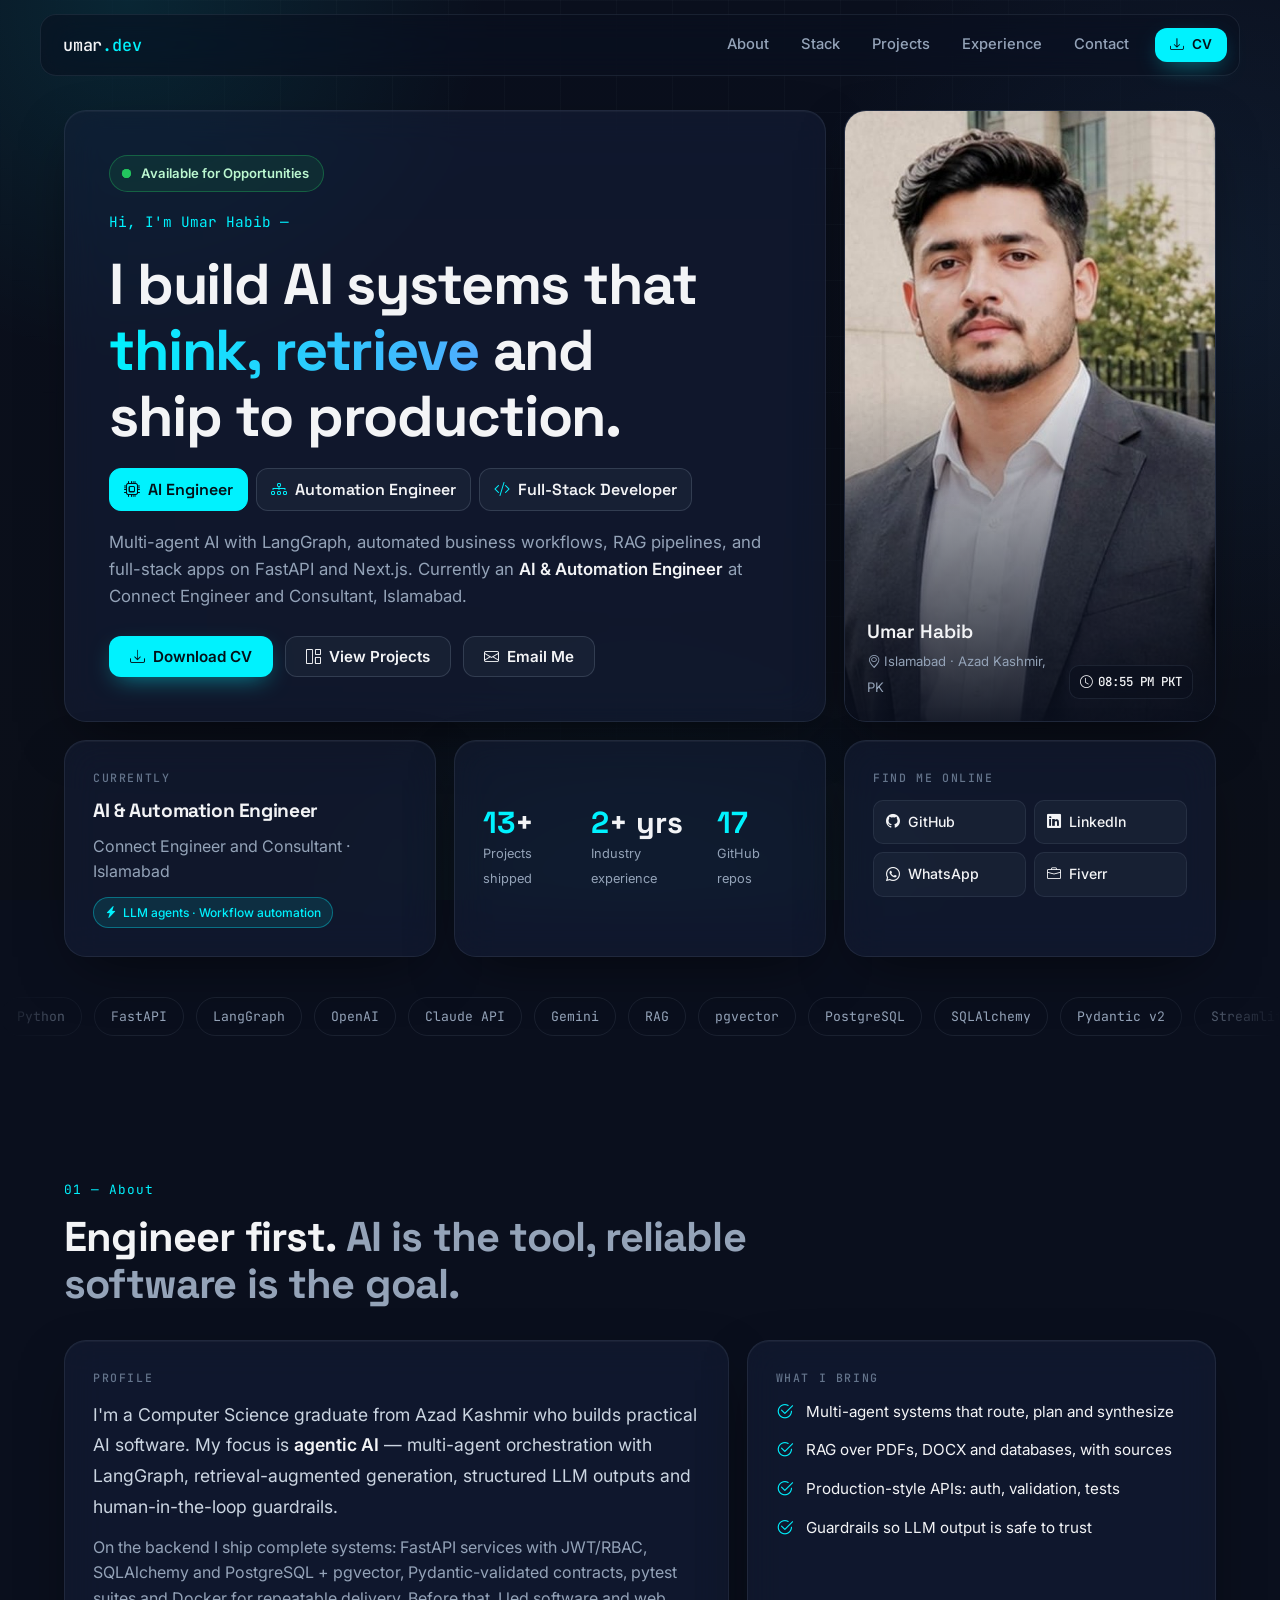
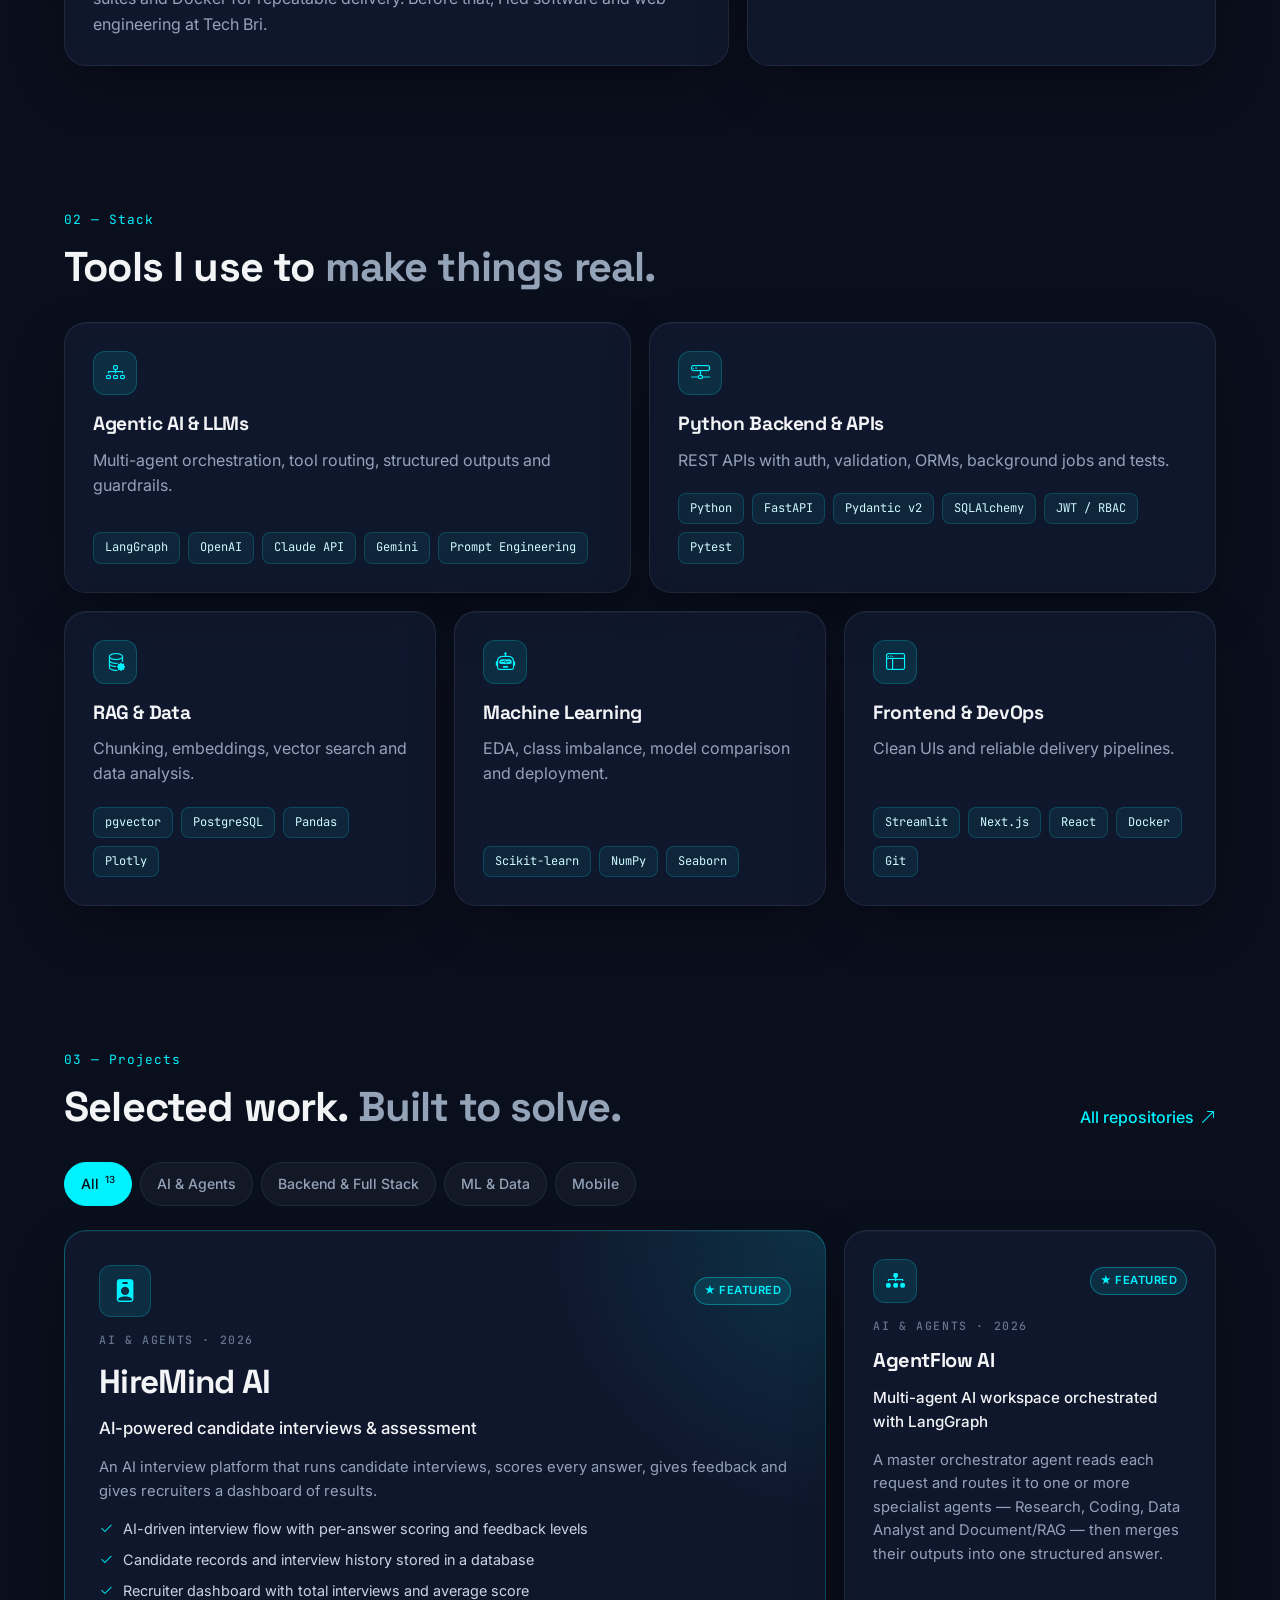
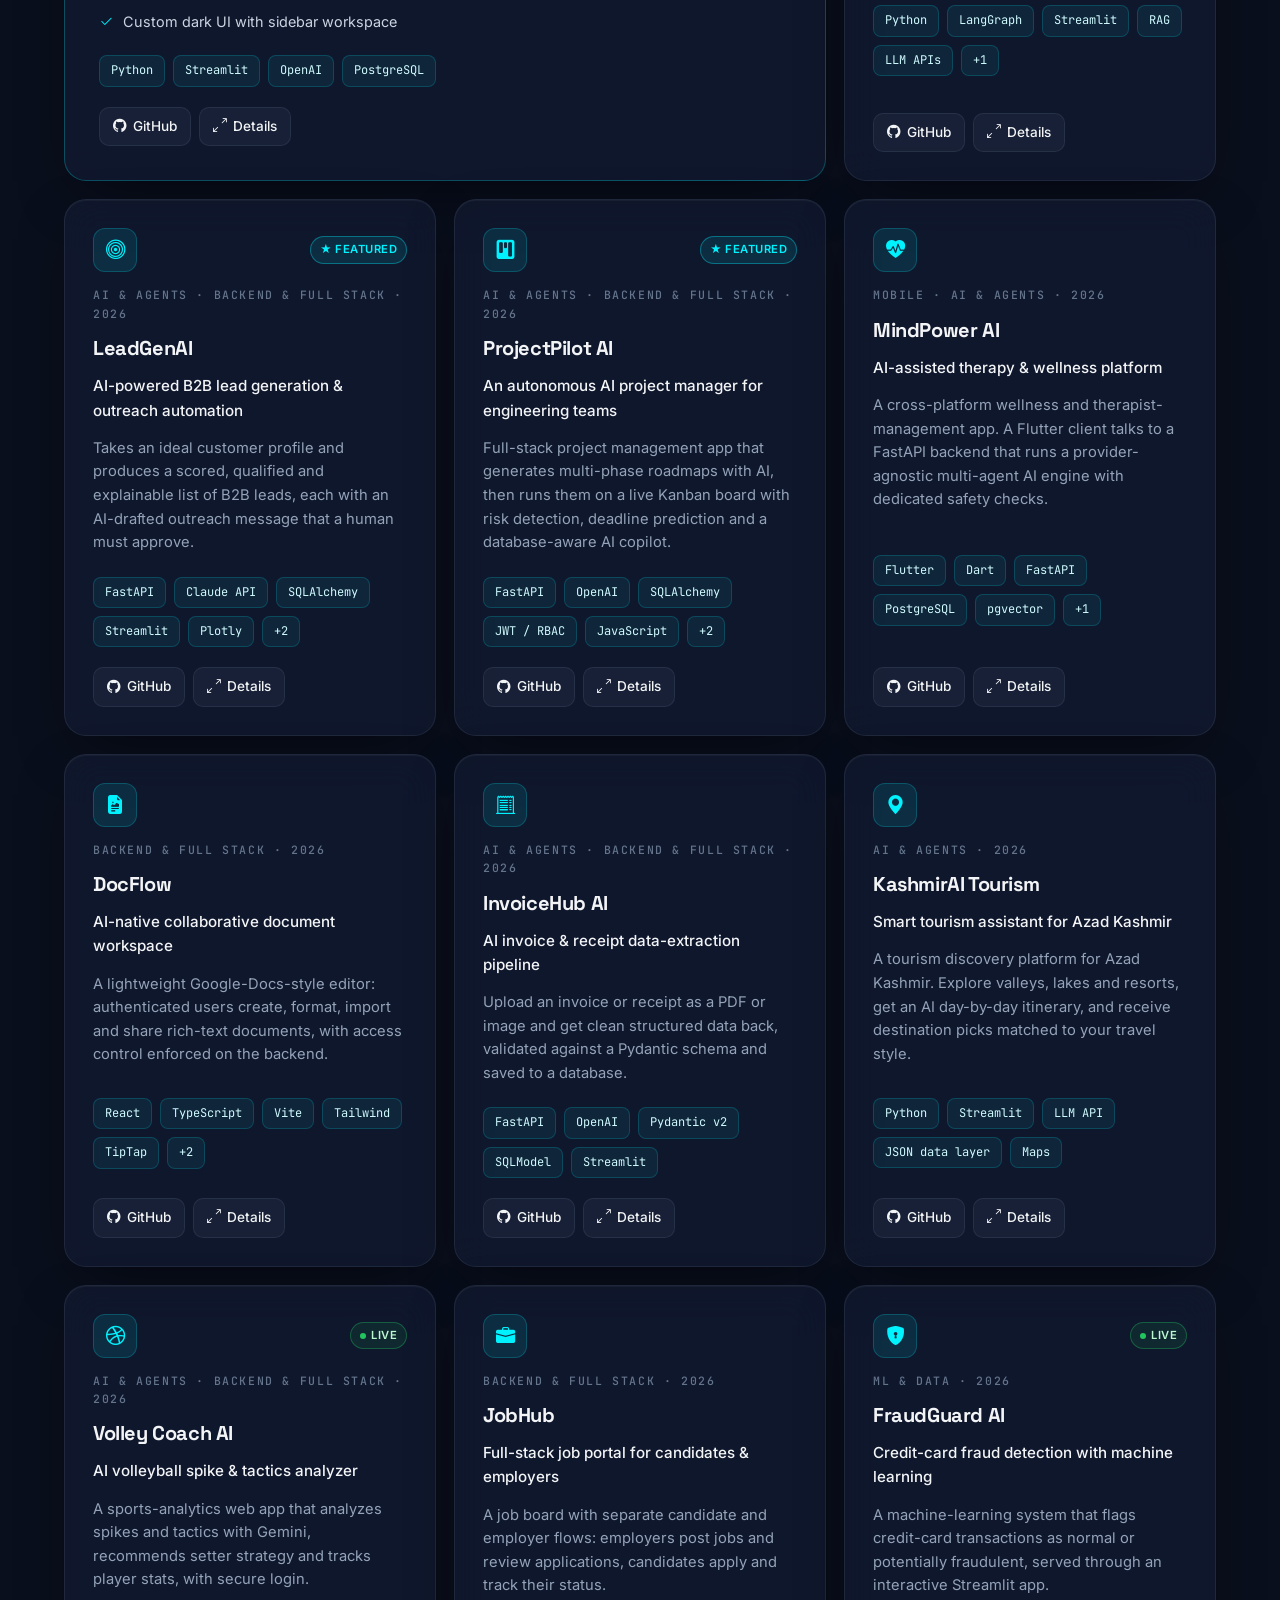
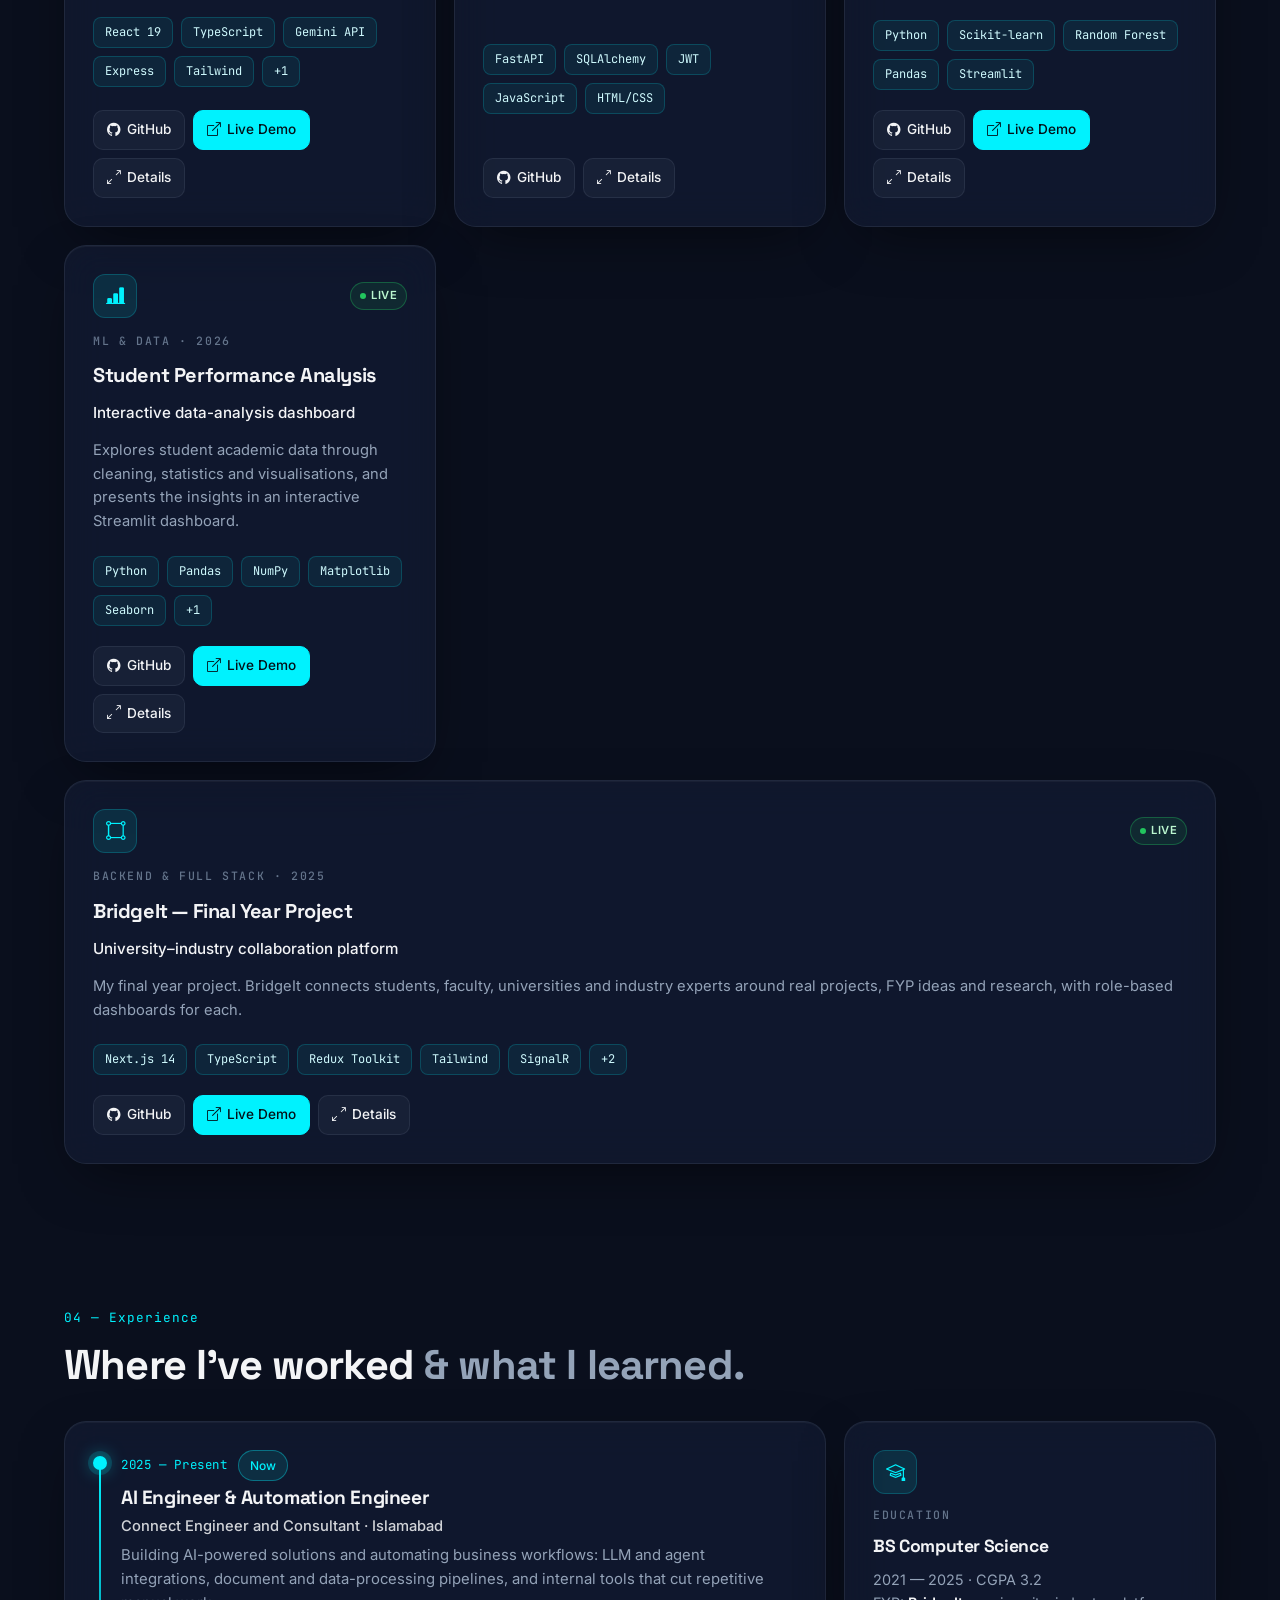
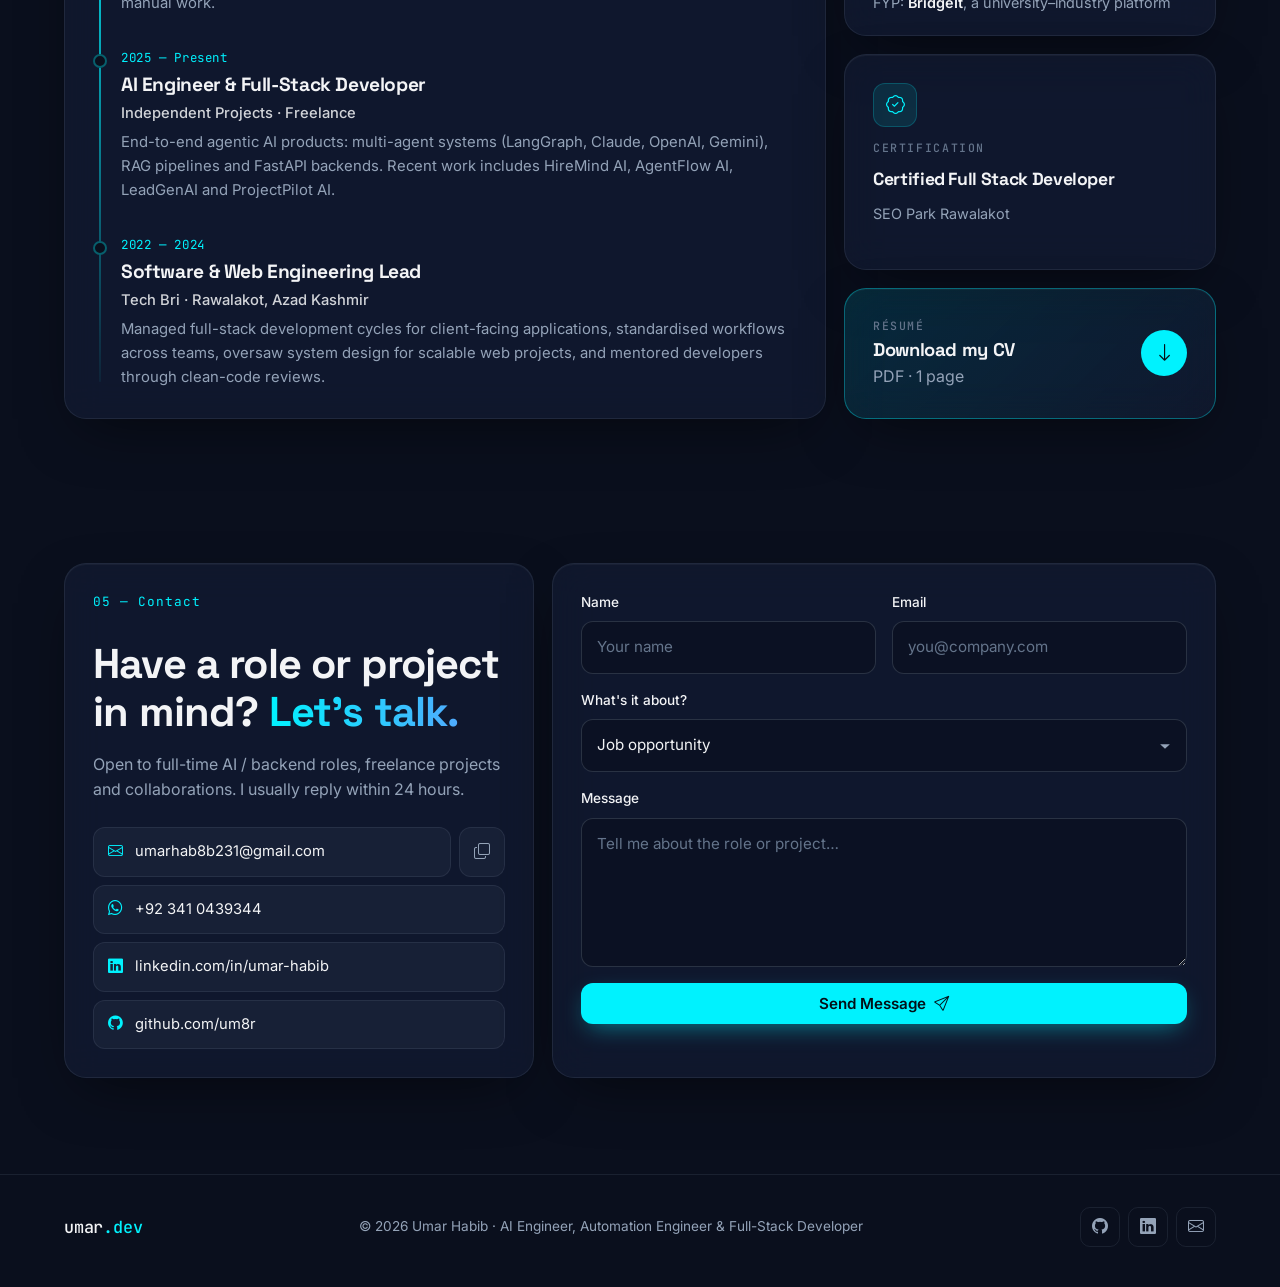
<file: index.html>
<!DOCTYPE html>
<html lang="en">
<head>
<meta charset="UTF-8">
<meta name="viewport" content="width=device-width, initial-scale=1.0">
<title>Umar Habib | AI Engineer, Automation Engineer & Full-Stack Developer</title>
<meta name="description" content="Umar Habib — AI Engineer, Automation Engineer & Full-Stack Developer building agentic AI systems, workflow automation, RAG pipelines and production-style APIs with Python, FastAPI and LangGraph.">
<meta name="author" content="Umar Habib">
<meta name="theme-color" content="#0A0F1D">
<meta property="og:type" content="website">
<meta property="og:title" content="Umar Habib | AI Engineer, Automation Engineer & Full-Stack Developer">
<meta property="og:description" content="Agentic AI, workflow automation and full-stack Python apps that ship.">
<meta property="og:image" content="images/og-cover.jpg">
<meta name="twitter:card" content="summary_large_image">
<link rel="icon" type="image/png" href="images/favicon.png">
<link rel="preconnect" href="https://fonts.googleapis.com">
<link rel="preconnect" href="https://fonts.gstatic.com" crossorigin>
<link href="https://fonts.googleapis.com/css2?family=Inter:wght@400;500;600;700&family=Space+Grotesk:wght@500;600;700&family=JetBrains+Mono:wght@400;500&display=swap" rel="stylesheet">
<link rel="stylesheet" href="https://cdn.jsdelivr.net/npm/bootstrap-icons@1.11.3/font/bootstrap-icons.min.css">
<link rel="stylesheet" href="css/style.css">
<script type="application/ld+json">
{"@context":"https://schema.org","@type":"Person","name":"Umar Habib","jobTitle":"AI Engineer, Automation Engineer & Full-Stack Developer","worksFor":{"@type":"Organization","name":"Connect Engineer and Consultant"},"url":"https://github.com/um8r","sameAs":["https://github.com/um8r","https://www.linkedin.com/in/umar-habib-515856350"],"address":{"@type":"PostalAddress","addressRegion":"Azad Kashmir","addressCountry":"PK"}}
</script>
</head>
<body>

<a class="skip-link" href="#main">Skip to content</a>
<div class="bg-glow" aria-hidden="true"></div>

<!-- ================= NAV ================= -->
<header class="nav-wrap" id="nav">
  <nav class="nav container" aria-label="Main">
    <a class="brand" href="#home">umar<span>.dev</span></a>
    <button class="nav-toggle" id="navToggle" aria-expanded="false" aria-controls="navMenu" aria-label="Open menu"><i class="bi bi-list"></i></button>
    <ul class="nav-menu" id="navMenu">
      <li><a href="#about">About</a></li>
      <li><a href="#stack">Stack</a></li>
      <li><a href="#projects">Projects</a></li>
      <li><a href="#experience">Experience</a></li>
      <li><a href="#contact">Contact</a></li>
      <li><a class="btn btn-primary btn-sm" href="cv.pdf" download><i class="bi bi-download"></i> CV</a></li>
    </ul>
  </nav>
</header>

<main id="main">

<!-- ================= HERO BENTO ================= -->
<section id="home" class="section hero">
  <div class="container bento">

    <article class="card hero-card span-8 row-2 reveal">
      <div class="status"><span class="pulse"></span> Available for Opportunities</div>
      <p class="kicker">Hi, I'm Umar Habib —</p>
      <h1>I build AI systems that <span class="grad">think, retrieve</span> and ship to production.</h1>
      <ul class="roles" aria-label="Roles"><li class="on"><i class="bi bi-cpu"></i> AI Engineer</li><li><i class="bi bi-diagram-3"></i> Automation Engineer</li><li><i class="bi bi-code-slash"></i> Full-Stack Developer</li></ul>
      <p class="lead">Multi-agent AI with LangGraph, automated business workflows, RAG pipelines, and full-stack apps on FastAPI and Next.js. Currently an <strong>AI &amp; Automation Engineer</strong> at Connect Engineer and Consultant, Islamabad.</p>
      <div class="cta-row">
        <a href="cv.pdf" class="btn btn-primary" download><i class="bi bi-download"></i> Download CV</a>
        <a href="#projects" class="btn btn-ghost"><i class="bi bi-grid-1x2"></i> View Projects</a>
        <a href="mailto:umarhab8b231@gmail.com" class="btn btn-ghost"><i class="bi bi-envelope"></i> Email Me</a>
      </div>
    </article>

    <article class="card photo-card span-4 row-2 reveal">
      <img src="images/umar-habib.jpg" alt="Portrait of Umar Habib" width="720" height="900" fetchpriority="high">
      <div class="photo-meta">
        <div><strong>Umar Habib</strong><small><i class="bi bi-geo-alt"></i> Islamabad · Azad Kashmir, PK</small></div>
        <span class="clock" title="Local time (PKT)"><i class="bi bi-clock"></i> <b id="localTime">--:--</b></span>
      </div>
    </article>

    <article class="card now-card span-4 reveal">
      <p class="label">Currently</p>
      <h3>AI &amp; Automation Engineer</h3>
      <p>Connect Engineer and Consultant · Islamabad</p>
      <span class="chip chip-accent"><i class="bi bi-lightning-charge-fill"></i> LLM agents · Workflow automation</span>
    </article>

    <article class="card stats-card span-4 reveal">
      <div class="stat"><strong><b class="counter" data-to="13">0</b>+</strong><span>Projects shipped</span></div>
      <div class="stat"><strong><b class="counter" data-to="2">0</b>+ yrs</strong><span>Industry experience</span></div>
      <div class="stat"><strong><b class="counter" data-to="17">0</b></strong><span>GitHub repos</span></div>
    </article>

    <article class="card social-card span-4 reveal">
      <p class="label">Find me online</p>
      <div class="social-grid">
        <a href="https://github.com/um8r" target="_blank" rel="noopener"><i class="bi bi-github"></i> GitHub</a>
        <a href="https://www.linkedin.com/in/umar-habib-515856350" target="_blank" rel="noopener"><i class="bi bi-linkedin"></i> LinkedIn</a>
        <a href="https://wa.me/923410439344" target="_blank" rel="noopener"><i class="bi bi-whatsapp"></i> WhatsApp</a>
        <a href="https://www.fiverr.com/pe/Kp9m4V" target="_blank" rel="noopener"><i class="bi bi-briefcase"></i> Fiverr</a>
      </div>
    </article>

  </div>

  <div class="marquee" aria-hidden="true">
    <div class="marquee-track">
      <span>Python</span><span>FastAPI</span><span>LangGraph</span><span>OpenAI</span><span>Claude API</span><span>Gemini</span><span>RAG</span><span>pgvector</span><span>PostgreSQL</span><span>SQLAlchemy</span><span>Pydantic v2</span><span>Streamlit</span><span>Docker</span><span>Pytest</span><span>Next.js</span><span>React</span>
      <span>Python</span><span>FastAPI</span><span>LangGraph</span><span>OpenAI</span><span>Claude API</span><span>Gemini</span><span>RAG</span><span>pgvector</span><span>PostgreSQL</span><span>SQLAlchemy</span><span>Pydantic v2</span><span>Streamlit</span><span>Docker</span><span>Pytest</span><span>Next.js</span><span>React</span>
    </div>
  </div>
</section>

<!-- ================= ABOUT ================= -->
<section id="about" class="section">
  <div class="container">
    <header class="sec-head reveal">
      <p class="eyebrow">01 — About</p>
      <h2>Engineer first. <span class="muted">AI is the tool, reliable software is the goal.</span></h2>
    </header>
    <div class="bento">
      <article class="card span-7 reveal">
        <p class="label">Profile</p>
        <p class="body-lg">I'm a Computer Science graduate from Azad Kashmir who builds practical AI software. My focus is <strong>agentic AI</strong> — multi-agent orchestration with LangGraph, retrieval-augmented generation, structured LLM outputs and human-in-the-loop guardrails.</p>
        <p>On the backend I ship complete systems: FastAPI services with JWT/RBAC, SQLAlchemy and PostgreSQL + pgvector, Pydantic-validated contracts, pytest suites and Docker for repeatable delivery. Before that, I led software and web engineering at Tech Bri.</p>
      </article>
      <article class="card span-5 reveal">
        <p class="label">What I bring</p>
        <ul class="check-list">
          <li><i class="bi bi-check2-circle"></i> Multi-agent systems that route, plan and synthesize</li>
          <li><i class="bi bi-check2-circle"></i> RAG over PDFs, DOCX and databases, with sources</li>
          <li><i class="bi bi-check2-circle"></i> Production-style APIs: auth, validation, tests</li>
          <li><i class="bi bi-check2-circle"></i> Guardrails so LLM output is safe to trust</li>
        </ul>
      </article>
    </div>
  </div>
</section>

<!-- ================= STACK BENTO ================= -->
<section id="stack" class="section">
  <div class="container">
    <header class="sec-head reveal">
      <p class="eyebrow">02 — Stack</p>
      <h2>Tools I use to <span class="muted">make things real.</span></h2>
    </header>
    <div class="bento">
      <article class="card skill span-6 reveal">
        <div class="icon"><i class="bi bi-diagram-3"></i></div>
        <h3>Agentic AI &amp; LLMs</h3>
        <p>Multi-agent orchestration, tool routing, structured outputs and guardrails.</p>
        <div class="badges"><span>LangGraph</span><span>OpenAI</span><span>Claude API</span><span>Gemini</span><span>Prompt Engineering</span></div>
      </article>
      <article class="card skill span-6 reveal">
        <div class="icon"><i class="bi bi-hdd-network"></i></div>
        <h3>Python Backend &amp; APIs</h3>
        <p>REST APIs with auth, validation, ORMs, background jobs and tests.</p>
        <div class="badges"><span>Python</span><span>FastAPI</span><span>Pydantic v2</span><span>SQLAlchemy</span><span>JWT / RBAC</span><span>Pytest</span></div>
      </article>
      <article class="card skill span-4 reveal">
        <div class="icon"><i class="bi bi-database-gear"></i></div>
        <h3>RAG &amp; Data</h3>
        <p>Chunking, embeddings, vector search and data analysis.</p>
        <div class="badges"><span>pgvector</span><span>PostgreSQL</span><span>Pandas</span><span>Plotly</span></div>
      </article>
      <article class="card skill span-4 reveal">
        <div class="icon"><i class="bi bi-robot"></i></div>
        <h3>Machine Learning</h3>
        <p>EDA, class imbalance, model comparison and deployment.</p>
        <div class="badges"><span>Scikit-learn</span><span>NumPy</span><span>Seaborn</span></div>
      </article>
      <article class="card skill span-4 reveal">
        <div class="icon"><i class="bi bi-window-sidebar"></i></div>
        <h3>Frontend &amp; DevOps</h3>
        <p>Clean UIs and reliable delivery pipelines.</p>
        <div class="badges"><span>Streamlit</span><span>Next.js</span><span>React</span><span>Docker</span><span>Git</span></div>
      </article>
    </div>
  </div>
</section>

<!-- ================= PROJECTS BENTO ================= -->
<section id="projects" class="section">
  <div class="container">
    <header class="sec-head sec-head-row reveal">
      <div>
        <p class="eyebrow">03 — Projects</p>
        <h2>Selected work. <span class="muted">Built to solve.</span></h2>
      </div>
      <a class="link-arrow" href="https://github.com/um8r?tab=repositories" target="_blank" rel="noopener">All repositories <i class="bi bi-arrow-up-right"></i></a>
    </header>

    <div class="filters reveal" role="group" aria-label="Filter projects">
      <button class="active" data-filter="all" aria-pressed="true">All <sup id="countAll"></sup></button>
      <button data-filter="agents" aria-pressed="false">AI &amp; Agents</button>
      <button data-filter="fullstack" aria-pressed="false">Backend &amp; Full Stack</button>
      <button data-filter="ml" aria-pressed="false">ML &amp; Data</button>
      <button data-filter="mobile" aria-pressed="false">Mobile</button>
    </div>

    <!-- Cards are rendered from js/data.js -->
    <div class="bento project-grid" id="projectGrid"></div>
    <noscript><p class="muted">Enable JavaScript to see projects, or visit <a href="https://github.com/um8r">github.com/um8r</a>.</p></noscript>
  </div>
</section>

<!-- ================= EXPERIENCE ================= -->
<section id="experience" class="section">
  <div class="container">
    <header class="sec-head reveal">
      <p class="eyebrow">04 — Experience</p>
      <h2>Where I've worked <span class="muted">&amp; what I learned.</span></h2>
    </header>
    <div class="bento">
      <article class="card span-8 reveal">
        <ol class="timeline">
          <li class="current">
            <div class="tl-meta"><span class="tl-date">2025 — Present</span><span class="chip chip-accent">Now</span></div>
            <h3>AI Engineer &amp; Automation Engineer</h3>
            <p class="tl-org">Connect Engineer and Consultant · Islamabad</p>
            <p>Building AI-powered solutions and automating business workflows: LLM and agent integrations, document and data-processing pipelines, and internal tools that cut repetitive manual work.</p>
          </li>
          <li>
            <div class="tl-meta"><span class="tl-date">2025 — Present</span></div>
            <h3>AI Engineer &amp; Full-Stack Developer</h3>
            <p class="tl-org">Independent Projects · Freelance</p>
            <p>End-to-end agentic AI products: multi-agent systems (LangGraph, Claude, OpenAI, Gemini), RAG pipelines and FastAPI backends. Recent work includes HireMind AI, AgentFlow AI, LeadGenAI and ProjectPilot AI.</p>
          </li>
          <li>
            <div class="tl-meta"><span class="tl-date">2022 — 2024</span></div>
            <h3>Software &amp; Web Engineering Lead</h3>
            <p class="tl-org">Tech Bri · Rawalakot, Azad Kashmir</p>
            <p>Managed full-stack development cycles for client-facing applications, standardised workflows across teams, oversaw system design for scalable web projects, and mentored developers through clean-code reviews.</p>
          </li>
        </ol>
      </article>

      <div class="stack-col span-4">
        <article class="card edu-card reveal">
          <div class="icon"><i class="bi bi-mortarboard"></i></div>
          <p class="label">Education</p>
          <h3>BS Computer Science</h3>
          <p>2021 — 2025 · CGPA 3.2<br>FYP: <strong>BridgeIt</strong>, a university–industry platform</p>
        </article>
        <article class="card edu-card reveal">
          <div class="icon"><i class="bi bi-patch-check"></i></div>
          <p class="label">Certification</p>
          <h3>Certified Full Stack Developer</h3>
          <p>SEO Park Rawalakot</p>
        </article>
        <a class="card cv-card reveal" href="cv.pdf" download>
          <div><p class="label">Résumé</p><h3>Download my CV</h3><p>PDF · 1 page</p></div>
          <span class="cv-icon"><i class="bi bi-arrow-down"></i></span>
        </a>
      </div>
    </div>
  </div>
</section>

<!-- ================= CONTACT ================= -->
<section id="contact" class="section">
  <div class="container bento">
    <article class="card contact-card span-5 reveal">
      <p class="eyebrow">05 — Contact</p>
      <h2>Have a role or project in mind? <span class="grad">Let's talk.</span></h2>
      <p>Open to full-time AI / backend roles, freelance projects and collaborations. I usually reply within 24 hours.</p>
      <ul class="contact-list">
        <li>
          <a href="mailto:umarhab8b231@gmail.com"><i class="bi bi-envelope"></i> umarhab8b231@gmail.com</a>
          <button type="button" class="copy-btn" data-copy="umarhab8b231@gmail.com" aria-label="Copy email address"><i class="bi bi-copy"></i></button>
        </li>
        <li><a href="https://wa.me/923410439344" target="_blank" rel="noopener"><i class="bi bi-whatsapp"></i> +92 341 0439344</a></li>
        <li><a href="https://www.linkedin.com/in/umar-habib-515856350" target="_blank" rel="noopener"><i class="bi bi-linkedin"></i> linkedin.com/in/umar-habib</a></li>
        <li><a href="https://github.com/um8r" target="_blank" rel="noopener"><i class="bi bi-github"></i> github.com/um8r</a></li>
      </ul>
    </article>

    <article class="card span-7 reveal">
      <form id="contactForm" action="https://formspree.io/f/xvkpznkk" method="POST" class="form">
        <div class="field"><label for="cf-name">Name</label><input id="cf-name" type="text" name="name" placeholder="Your name" autocomplete="name" required></div>
        <div class="field"><label for="cf-email">Email</label><input id="cf-email" type="email" name="email" placeholder="you@company.com" autocomplete="email" required></div>
        <div class="field full"><label for="cf-type">What's it about?</label>
          <select id="cf-type" name="topic"><option>Job opportunity</option><option>Freelance project</option><option>AI / Agent development</option><option>Collaboration</option><option>Just saying hi</option></select>
        </div>
        <div class="field full"><label for="cf-msg">Message</label><textarea id="cf-msg" name="message" rows="5" placeholder="Tell me about the role or project…" required></textarea></div>
        <button type="submit" class="btn btn-primary full">Send Message <i class="bi bi-send"></i></button>
      </form>
    </article>
  </div>
</section>

</main>

<footer class="footer">
  <div class="container footer-inner">
    <a class="brand" href="#home">umar<span>.dev</span></a>
    <p>© <span id="year">2026</span> Umar Habib · AI Engineer, Automation Engineer &amp; Full-Stack Developer</p>
    <div class="footer-social">
      <a href="https://github.com/um8r" target="_blank" rel="noopener" aria-label="GitHub"><i class="bi bi-github"></i></a>
      <a href="https://www.linkedin.com/in/umar-habib-515856350" target="_blank" rel="noopener" aria-label="LinkedIn"><i class="bi bi-linkedin"></i></a>
      <a href="mailto:umarhab8b231@gmail.com" aria-label="Email"><i class="bi bi-envelope"></i></a>
    </div>
  </div>
</footer>

<!-- Project details dialog -->
<dialog class="modal" id="projectModal" aria-labelledby="pmTitle">
  <div class="modal-inner">
    <div class="modal-head">
      <div><p class="label" id="pmKicker"></p><h3 id="pmTitle"></h3></div>
      <button type="button" class="icon-btn" data-close aria-label="Close"><i class="bi bi-x-lg"></i></button>
    </div>
    <div class="modal-body" id="pmBody"></div>
  </div>
</dialog>

<div class="toast" id="toast" role="status" aria-live="polite"></div>

<script src="js/data.js"></script>
<script src="js/script.js"></script>
</body>
</html>
</file>
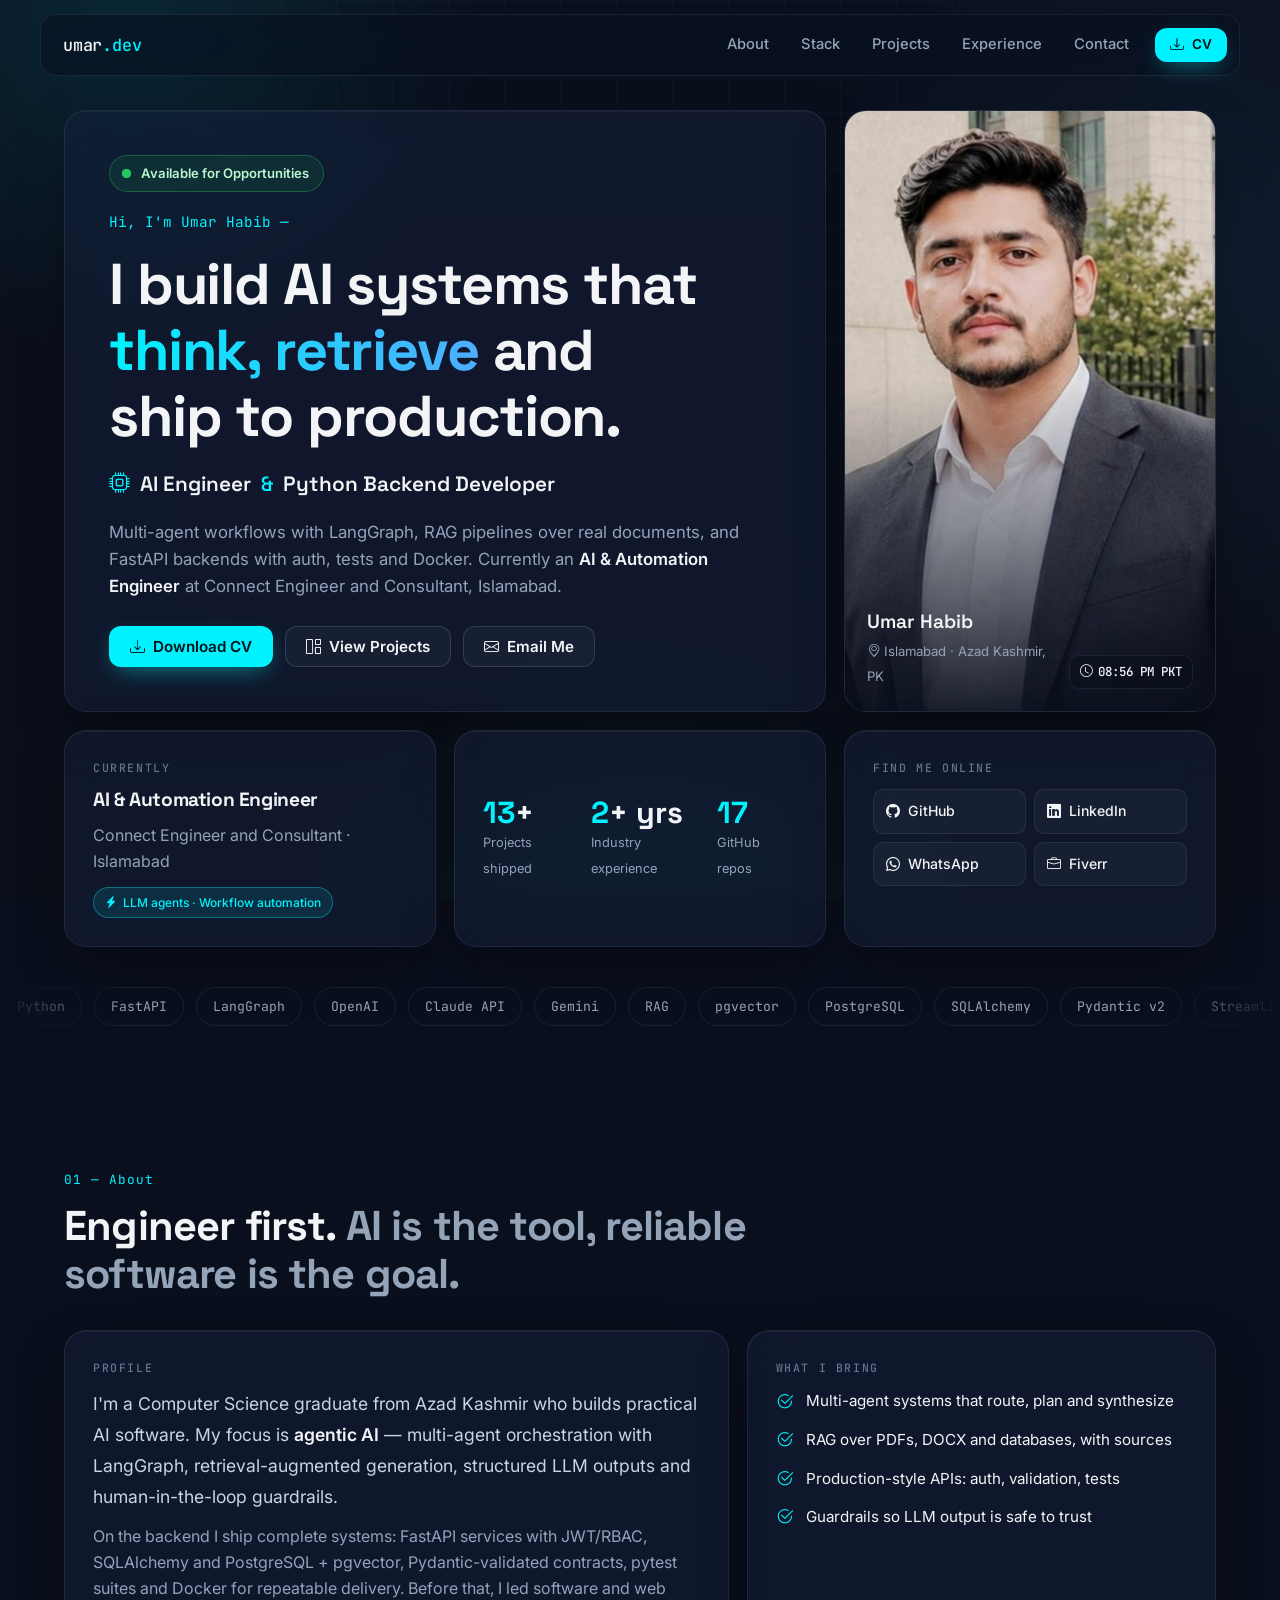
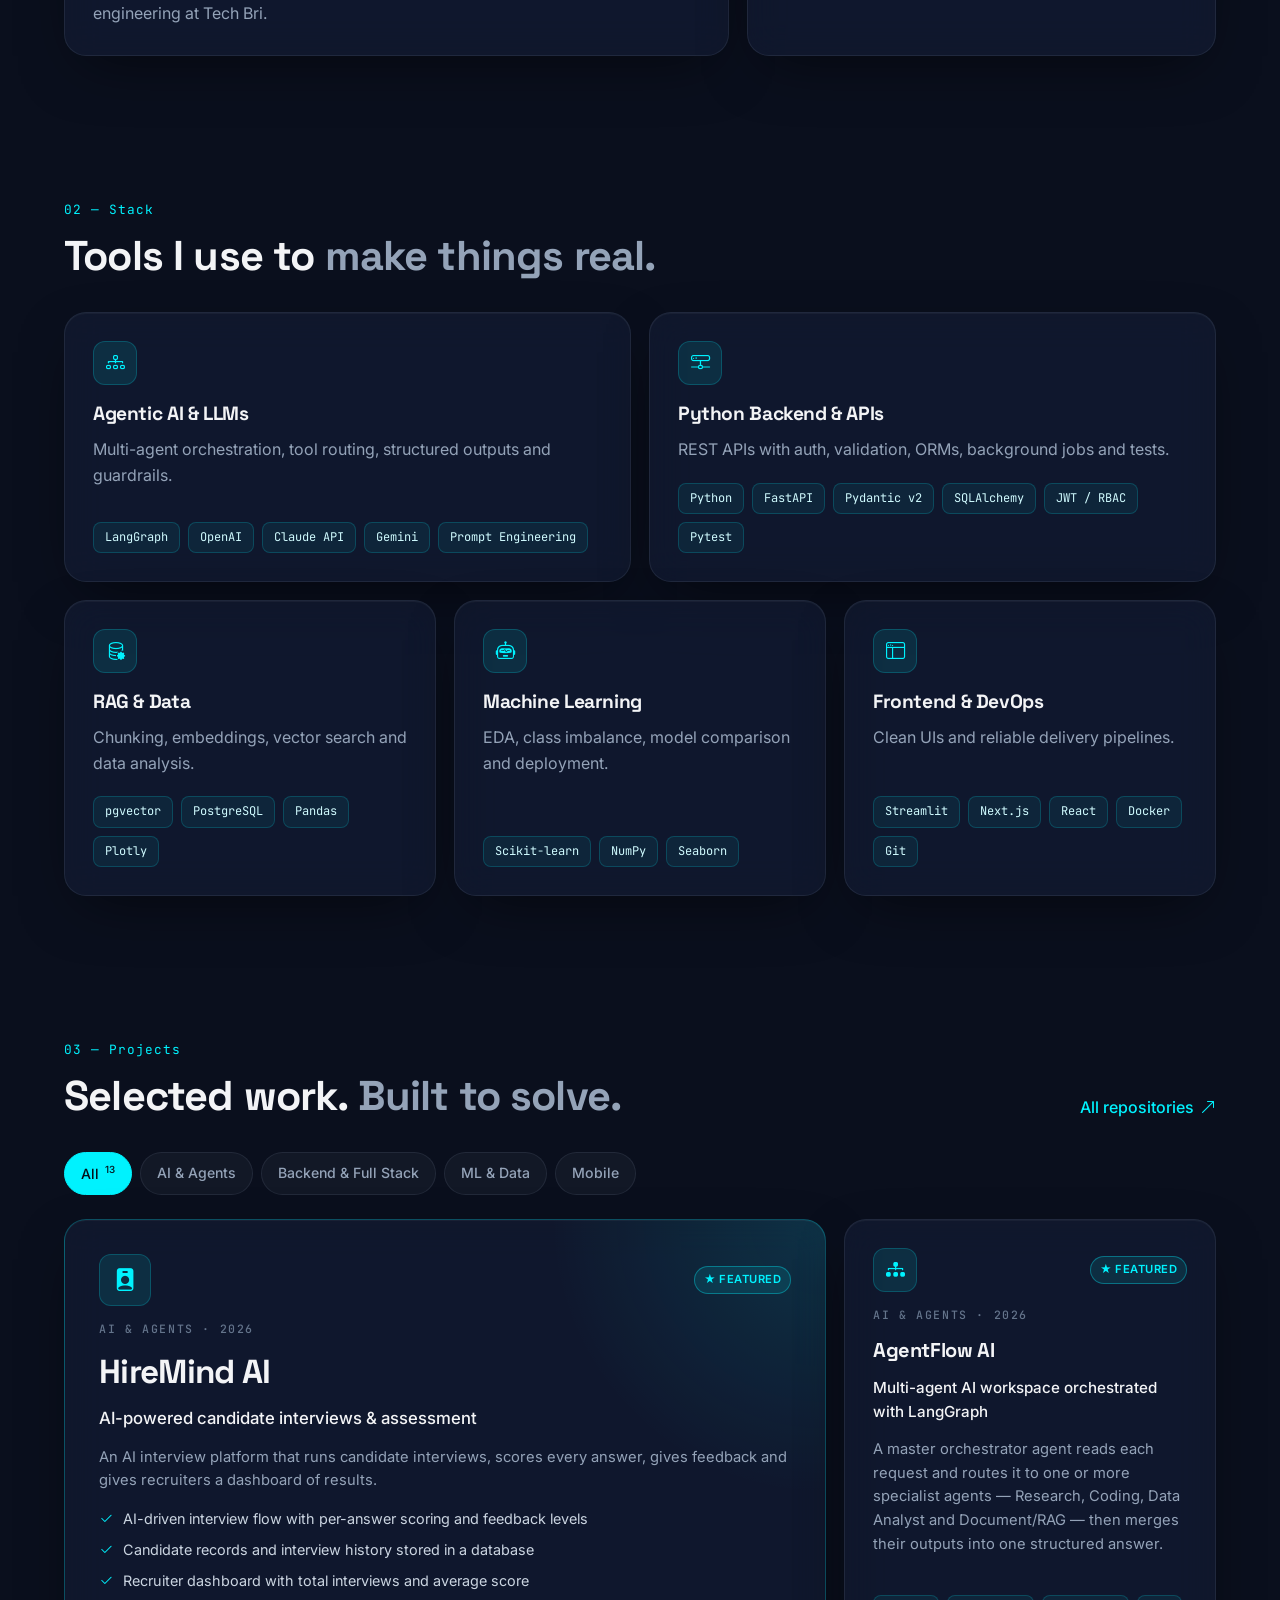
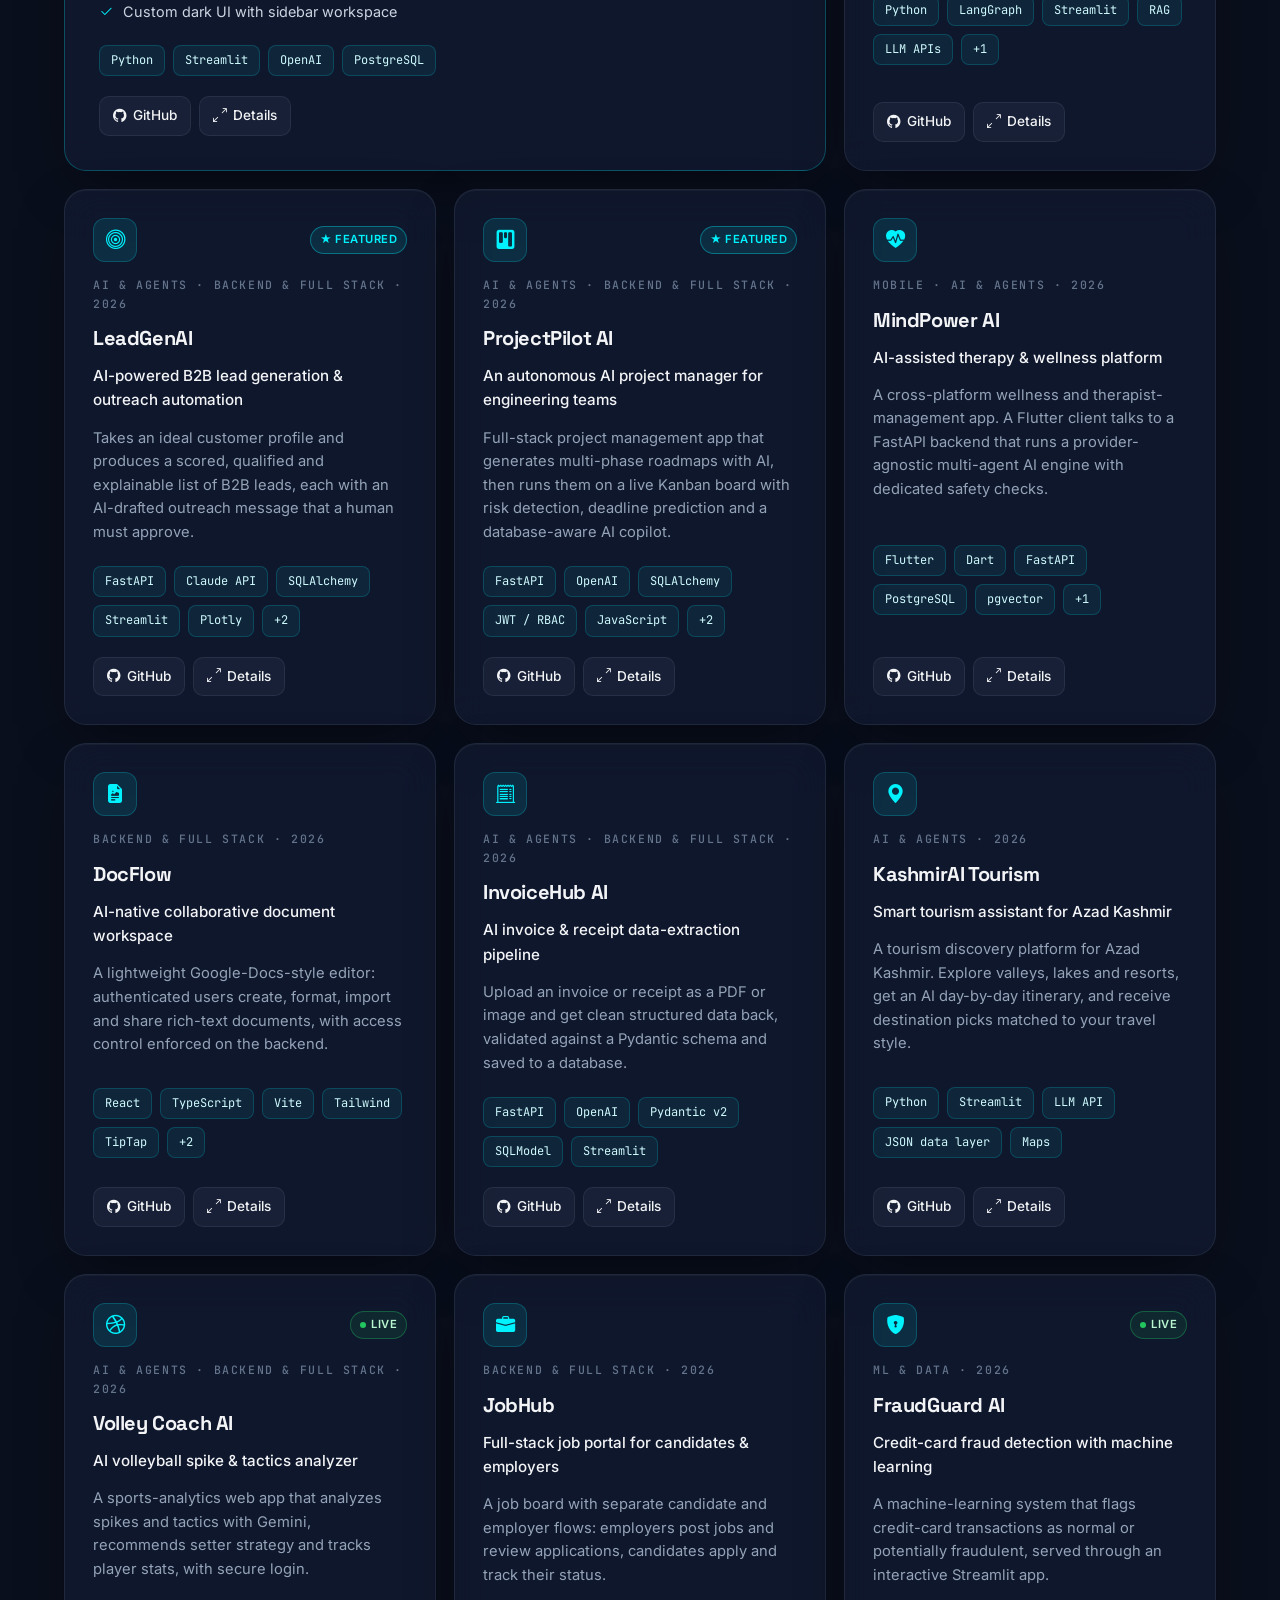
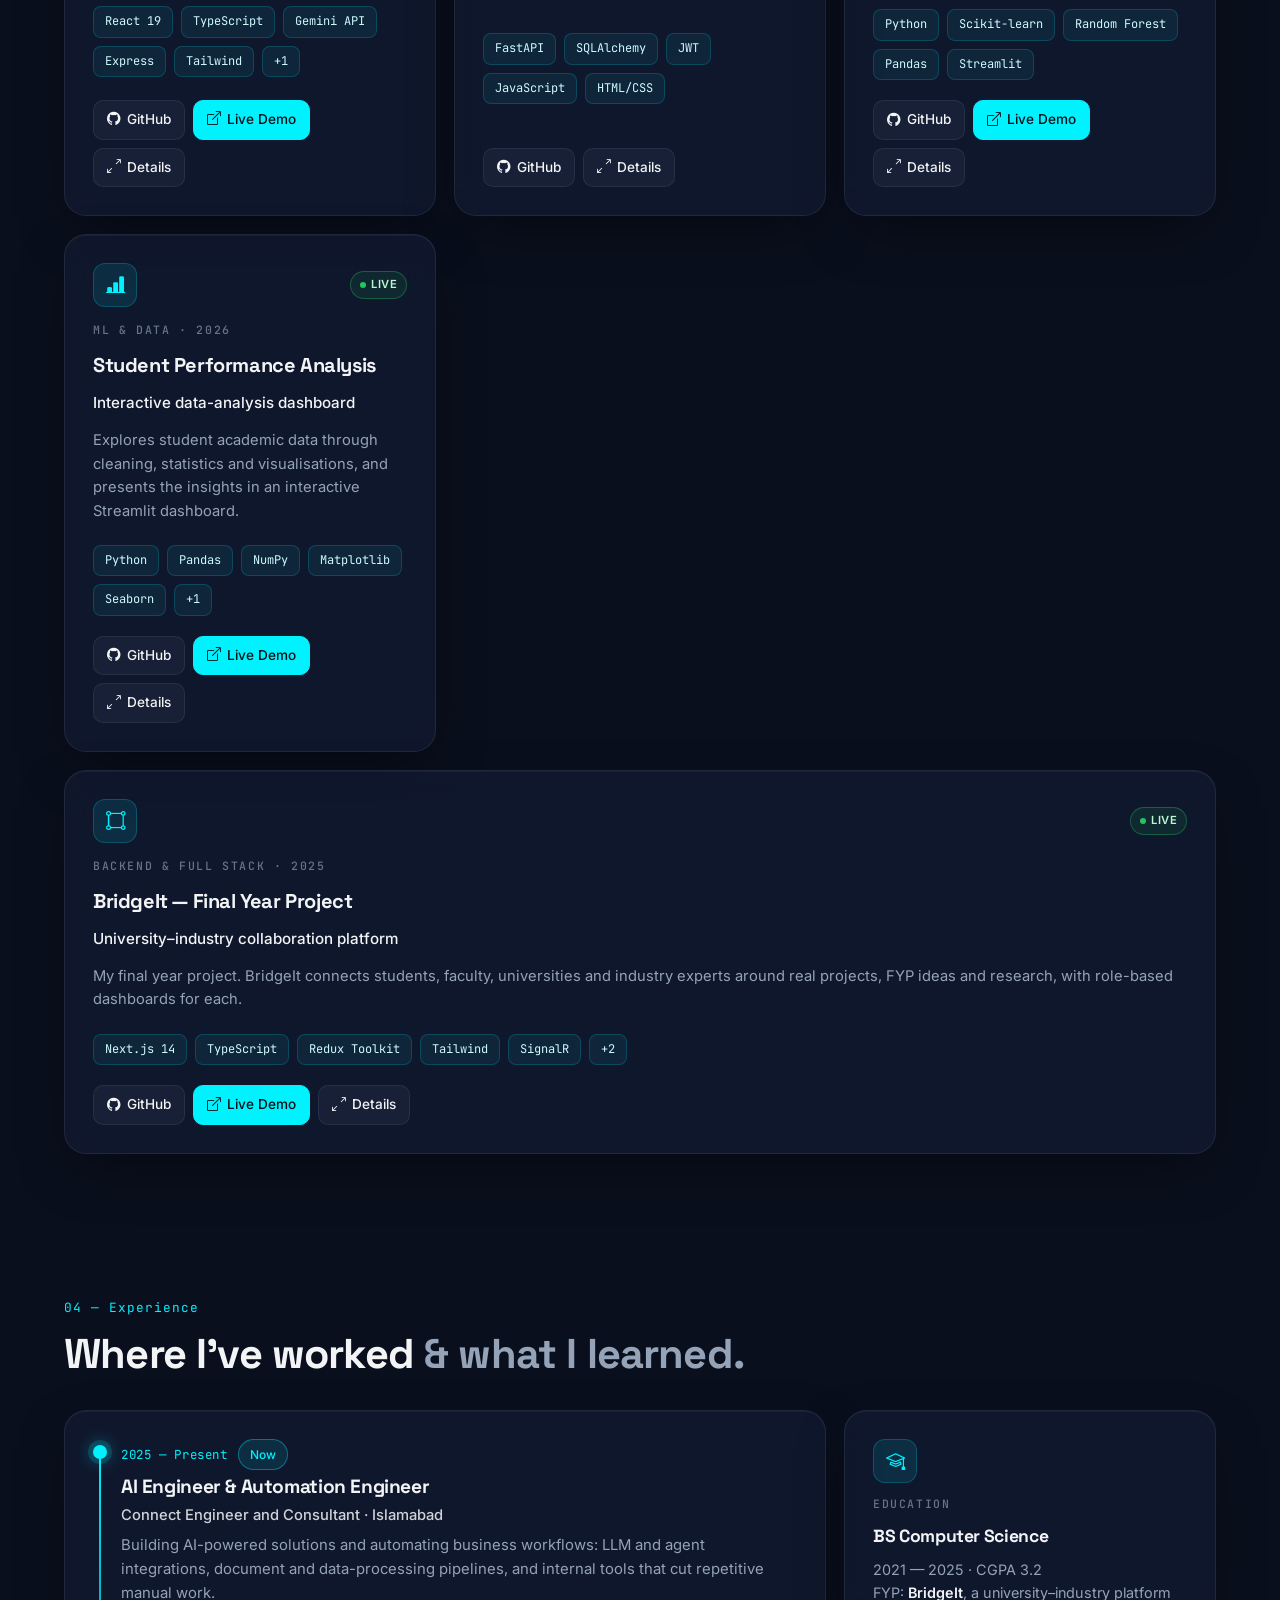
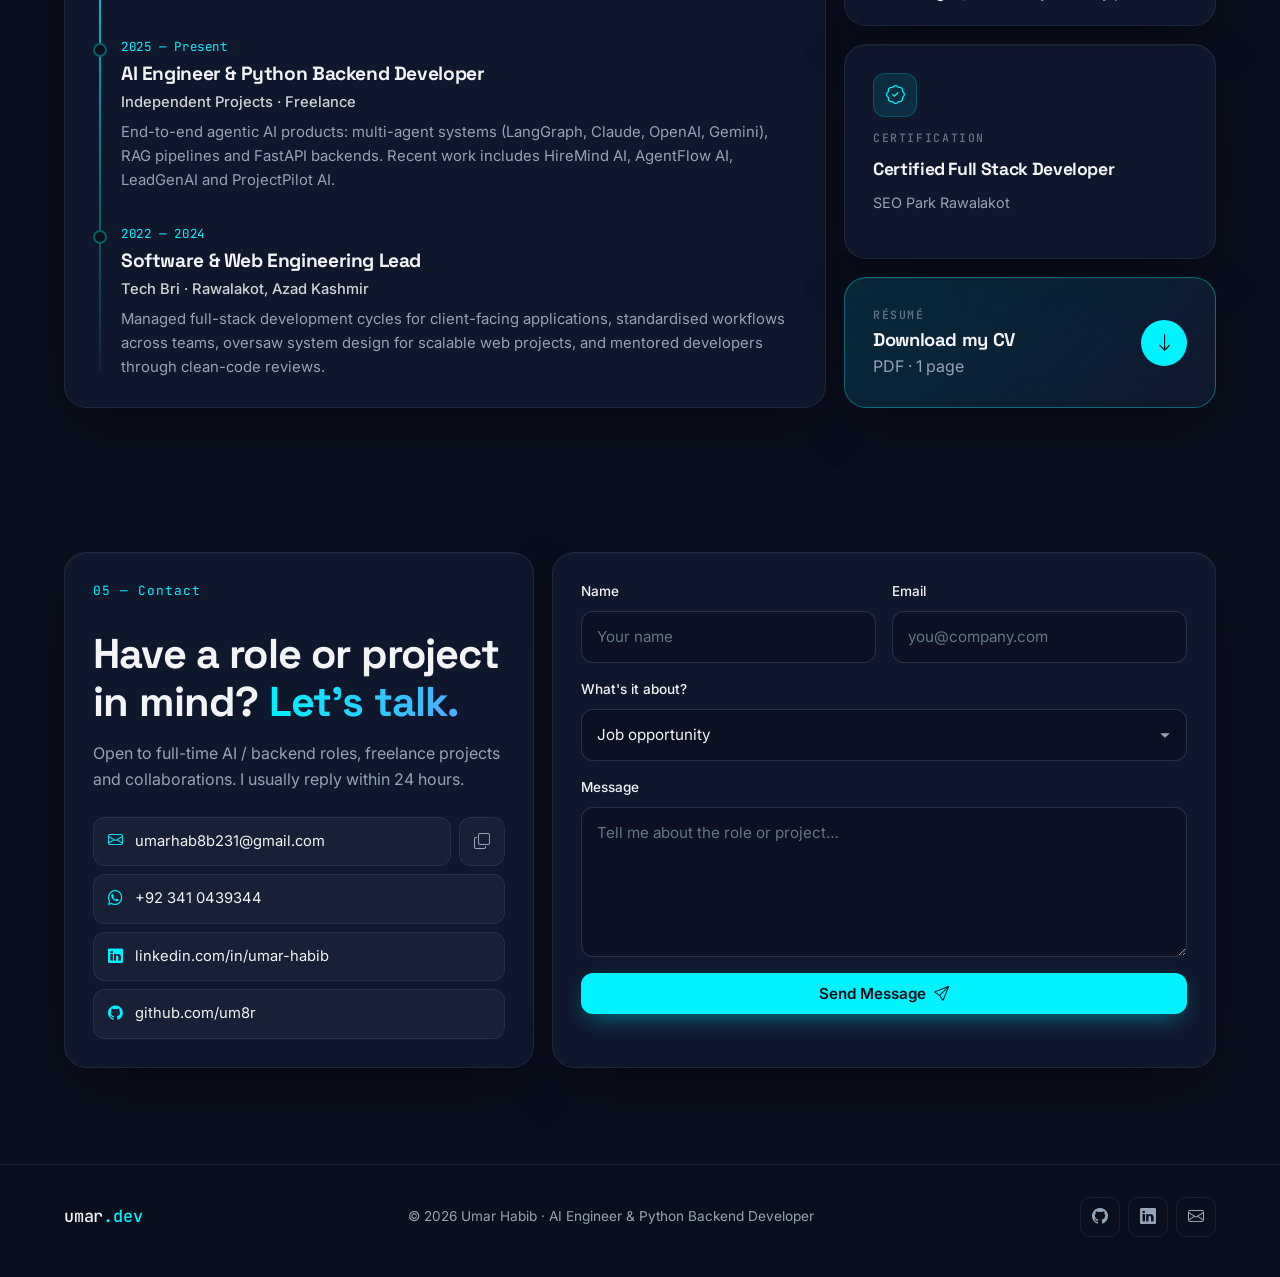
<file: my-portfolio-umar/index.html>
<!DOCTYPE html>
<html lang="en">
<head>
<meta charset="UTF-8">
<meta name="viewport" content="width=device-width, initial-scale=1.0">
<title>Umar Habib | AI Engineer & Python Backend Developer</title>
<meta name="description" content="Umar Habib — AI Engineer & Python Backend Developer building agentic AI systems, RAG pipelines and production-style APIs with Python, FastAPI and LangGraph.">
<meta name="author" content="Umar Habib">
<meta name="theme-color" content="#0A0F1D">
<meta property="og:type" content="website">
<meta property="og:title" content="Umar Habib | AI Engineer & Python Backend Developer">
<meta property="og:description" content="Agentic AI systems, RAG pipelines and Python backends that ship.">
<meta property="og:image" content="images/og-cover.jpg">
<meta name="twitter:card" content="summary_large_image">
<link rel="icon" type="image/png" href="images/favicon.png">
<link rel="preconnect" href="https://fonts.googleapis.com">
<link rel="preconnect" href="https://fonts.gstatic.com" crossorigin>
<link href="https://fonts.googleapis.com/css2?family=Inter:wght@400;500;600;700&family=Space+Grotesk:wght@500;600;700&family=JetBrains+Mono:wght@400;500&display=swap" rel="stylesheet">
<link rel="stylesheet" href="https://cdn.jsdelivr.net/npm/bootstrap-icons@1.11.3/font/bootstrap-icons.min.css">
<link rel="stylesheet" href="css/style.css">
<script type="application/ld+json">
{"@context":"https://schema.org","@type":"Person","name":"Umar Habib","jobTitle":"AI Engineer & Python Backend Developer","worksFor":{"@type":"Organization","name":"Connect Engineer and Consultant"},"url":"https://github.com/um8r","sameAs":["https://github.com/um8r","https://www.linkedin.com/in/umar-habib-515856350"],"address":{"@type":"PostalAddress","addressRegion":"Azad Kashmir","addressCountry":"PK"}}
</script>
</head>
<body>

<a class="skip-link" href="#main">Skip to content</a>
<div class="bg-glow" aria-hidden="true"></div>

<!-- ================= NAV ================= -->
<header class="nav-wrap" id="nav">
  <nav class="nav container" aria-label="Main">
    <a class="brand" href="#home">umar<span>.dev</span></a>
    <button class="nav-toggle" id="navToggle" aria-expanded="false" aria-controls="navMenu" aria-label="Open menu"><i class="bi bi-list"></i></button>
    <ul class="nav-menu" id="navMenu">
      <li><a href="#about">About</a></li>
      <li><a href="#stack">Stack</a></li>
      <li><a href="#projects">Projects</a></li>
      <li><a href="#experience">Experience</a></li>
      <li><a href="#contact">Contact</a></li>
      <li><a class="btn btn-primary btn-sm" href="cv.pdf" download><i class="bi bi-download"></i> CV</a></li>
    </ul>
  </nav>
</header>

<main id="main">

<!-- ================= HERO BENTO ================= -->
<section id="home" class="section hero">
  <div class="container bento">

    <article class="card hero-card span-8 row-2 reveal">
      <div class="status"><span class="pulse"></span> Available for Opportunities</div>
      <p class="kicker">Hi, I'm Umar Habib —</p>
      <h1>I build AI systems that <span class="grad">think, retrieve</span> and ship to production.</h1>
      <p class="role"><i class="bi bi-cpu"></i> AI Engineer <span class="sep">&amp;</span> Python Backend Developer</p>
      <p class="lead">Multi-agent workflows with LangGraph, RAG pipelines over real documents, and FastAPI backends with auth, tests and Docker. Currently an <strong>AI &amp; Automation Engineer</strong> at Connect Engineer and Consultant, Islamabad.</p>
      <div class="cta-row">
        <a href="cv.pdf" class="btn btn-primary" download><i class="bi bi-download"></i> Download CV</a>
        <a href="#projects" class="btn btn-ghost"><i class="bi bi-grid-1x2"></i> View Projects</a>
        <a href="mailto:umarhab8b231@gmail.com" class="btn btn-ghost"><i class="bi bi-envelope"></i> Email Me</a>
      </div>
    </article>

    <article class="card photo-card span-4 row-2 reveal">
      <img src="images/umar-habib.jpg" alt="Portrait of Umar Habib" width="720" height="900" fetchpriority="high">
      <div class="photo-meta">
        <div><strong>Umar Habib</strong><small><i class="bi bi-geo-alt"></i> Islamabad · Azad Kashmir, PK</small></div>
        <span class="clock" title="Local time (PKT)"><i class="bi bi-clock"></i> <b id="localTime">--:--</b></span>
      </div>
    </article>

    <article class="card now-card span-4 reveal">
      <p class="label">Currently</p>
      <h3>AI &amp; Automation Engineer</h3>
      <p>Connect Engineer and Consultant · Islamabad</p>
      <span class="chip chip-accent"><i class="bi bi-lightning-charge-fill"></i> LLM agents · Workflow automation</span>
    </article>

    <article class="card stats-card span-4 reveal">
      <div class="stat"><strong><b class="counter" data-to="13">0</b>+</strong><span>Projects shipped</span></div>
      <div class="stat"><strong><b class="counter" data-to="2">0</b>+ yrs</strong><span>Industry experience</span></div>
      <div class="stat"><strong><b class="counter" data-to="17">0</b></strong><span>GitHub repos</span></div>
    </article>

    <article class="card social-card span-4 reveal">
      <p class="label">Find me online</p>
      <div class="social-grid">
        <a href="https://github.com/um8r" target="_blank" rel="noopener"><i class="bi bi-github"></i> GitHub</a>
        <a href="https://www.linkedin.com/in/umar-habib-515856350" target="_blank" rel="noopener"><i class="bi bi-linkedin"></i> LinkedIn</a>
        <a href="https://wa.me/923410439344" target="_blank" rel="noopener"><i class="bi bi-whatsapp"></i> WhatsApp</a>
        <a href="https://www.fiverr.com/pe/Kp9m4V" target="_blank" rel="noopener"><i class="bi bi-briefcase"></i> Fiverr</a>
      </div>
    </article>

  </div>

  <div class="marquee" aria-hidden="true">
    <div class="marquee-track">
      <span>Python</span><span>FastAPI</span><span>LangGraph</span><span>OpenAI</span><span>Claude API</span><span>Gemini</span><span>RAG</span><span>pgvector</span><span>PostgreSQL</span><span>SQLAlchemy</span><span>Pydantic v2</span><span>Streamlit</span><span>Docker</span><span>Pytest</span><span>Next.js</span><span>React</span>
      <span>Python</span><span>FastAPI</span><span>LangGraph</span><span>OpenAI</span><span>Claude API</span><span>Gemini</span><span>RAG</span><span>pgvector</span><span>PostgreSQL</span><span>SQLAlchemy</span><span>Pydantic v2</span><span>Streamlit</span><span>Docker</span><span>Pytest</span><span>Next.js</span><span>React</span>
    </div>
  </div>
</section>

<!-- ================= ABOUT ================= -->
<section id="about" class="section">
  <div class="container">
    <header class="sec-head reveal">
      <p class="eyebrow">01 — About</p>
      <h2>Engineer first. <span class="muted">AI is the tool, reliable software is the goal.</span></h2>
    </header>
    <div class="bento">
      <article class="card span-7 reveal">
        <p class="label">Profile</p>
        <p class="body-lg">I'm a Computer Science graduate from Azad Kashmir who builds practical AI software. My focus is <strong>agentic AI</strong> — multi-agent orchestration with LangGraph, retrieval-augmented generation, structured LLM outputs and human-in-the-loop guardrails.</p>
        <p>On the backend I ship complete systems: FastAPI services with JWT/RBAC, SQLAlchemy and PostgreSQL + pgvector, Pydantic-validated contracts, pytest suites and Docker for repeatable delivery. Before that, I led software and web engineering at Tech Bri.</p>
      </article>
      <article class="card span-5 reveal">
        <p class="label">What I bring</p>
        <ul class="check-list">
          <li><i class="bi bi-check2-circle"></i> Multi-agent systems that route, plan and synthesize</li>
          <li><i class="bi bi-check2-circle"></i> RAG over PDFs, DOCX and databases, with sources</li>
          <li><i class="bi bi-check2-circle"></i> Production-style APIs: auth, validation, tests</li>
          <li><i class="bi bi-check2-circle"></i> Guardrails so LLM output is safe to trust</li>
        </ul>
      </article>
    </div>
  </div>
</section>

<!-- ================= STACK BENTO ================= -->
<section id="stack" class="section">
  <div class="container">
    <header class="sec-head reveal">
      <p class="eyebrow">02 — Stack</p>
      <h2>Tools I use to <span class="muted">make things real.</span></h2>
    </header>
    <div class="bento">
      <article class="card skill span-6 reveal">
        <div class="icon"><i class="bi bi-diagram-3"></i></div>
        <h3>Agentic AI &amp; LLMs</h3>
        <p>Multi-agent orchestration, tool routing, structured outputs and guardrails.</p>
        <div class="badges"><span>LangGraph</span><span>OpenAI</span><span>Claude API</span><span>Gemini</span><span>Prompt Engineering</span></div>
      </article>
      <article class="card skill span-6 reveal">
        <div class="icon"><i class="bi bi-hdd-network"></i></div>
        <h3>Python Backend &amp; APIs</h3>
        <p>REST APIs with auth, validation, ORMs, background jobs and tests.</p>
        <div class="badges"><span>Python</span><span>FastAPI</span><span>Pydantic v2</span><span>SQLAlchemy</span><span>JWT / RBAC</span><span>Pytest</span></div>
      </article>
      <article class="card skill span-4 reveal">
        <div class="icon"><i class="bi bi-database-gear"></i></div>
        <h3>RAG &amp; Data</h3>
        <p>Chunking, embeddings, vector search and data analysis.</p>
        <div class="badges"><span>pgvector</span><span>PostgreSQL</span><span>Pandas</span><span>Plotly</span></div>
      </article>
      <article class="card skill span-4 reveal">
        <div class="icon"><i class="bi bi-robot"></i></div>
        <h3>Machine Learning</h3>
        <p>EDA, class imbalance, model comparison and deployment.</p>
        <div class="badges"><span>Scikit-learn</span><span>NumPy</span><span>Seaborn</span></div>
      </article>
      <article class="card skill span-4 reveal">
        <div class="icon"><i class="bi bi-window-sidebar"></i></div>
        <h3>Frontend &amp; DevOps</h3>
        <p>Clean UIs and reliable delivery pipelines.</p>
        <div class="badges"><span>Streamlit</span><span>Next.js</span><span>React</span><span>Docker</span><span>Git</span></div>
      </article>
    </div>
  </div>
</section>

<!-- ================= PROJECTS BENTO ================= -->
<section id="projects" class="section">
  <div class="container">
    <header class="sec-head sec-head-row reveal">
      <div>
        <p class="eyebrow">03 — Projects</p>
        <h2>Selected work. <span class="muted">Built to solve.</span></h2>
      </div>
      <a class="link-arrow" href="https://github.com/um8r?tab=repositories" target="_blank" rel="noopener">All repositories <i class="bi bi-arrow-up-right"></i></a>
    </header>

    <div class="filters reveal" role="group" aria-label="Filter projects">
      <button class="active" data-filter="all" aria-pressed="true">All <sup id="countAll"></sup></button>
      <button data-filter="agents" aria-pressed="false">AI &amp; Agents</button>
      <button data-filter="fullstack" aria-pressed="false">Backend &amp; Full Stack</button>
      <button data-filter="ml" aria-pressed="false">ML &amp; Data</button>
      <button data-filter="mobile" aria-pressed="false">Mobile</button>
    </div>

    <!-- Cards are rendered from js/data.js -->
    <div class="bento project-grid" id="projectGrid"></div>
    <noscript><p class="muted">Enable JavaScript to see projects, or visit <a href="https://github.com/um8r">github.com/um8r</a>.</p></noscript>
  </div>
</section>

<!-- ================= EXPERIENCE ================= -->
<section id="experience" class="section">
  <div class="container">
    <header class="sec-head reveal">
      <p class="eyebrow">04 — Experience</p>
      <h2>Where I've worked <span class="muted">&amp; what I learned.</span></h2>
    </header>
    <div class="bento">
      <article class="card span-8 reveal">
        <ol class="timeline">
          <li class="current">
            <div class="tl-meta"><span class="tl-date">2025 — Present</span><span class="chip chip-accent">Now</span></div>
            <h3>AI Engineer &amp; Automation Engineer</h3>
            <p class="tl-org">Connect Engineer and Consultant · Islamabad</p>
            <p>Building AI-powered solutions and automating business workflows: LLM and agent integrations, document and data-processing pipelines, and internal tools that cut repetitive manual work.</p>
          </li>
          <li>
            <div class="tl-meta"><span class="tl-date">2025 — Present</span></div>
            <h3>AI Engineer &amp; Python Backend Developer</h3>
            <p class="tl-org">Independent Projects · Freelance</p>
            <p>End-to-end agentic AI products: multi-agent systems (LangGraph, Claude, OpenAI, Gemini), RAG pipelines and FastAPI backends. Recent work includes HireMind AI, AgentFlow AI, LeadGenAI and ProjectPilot AI.</p>
          </li>
          <li>
            <div class="tl-meta"><span class="tl-date">2022 — 2024</span></div>
            <h3>Software &amp; Web Engineering Lead</h3>
            <p class="tl-org">Tech Bri · Rawalakot, Azad Kashmir</p>
            <p>Managed full-stack development cycles for client-facing applications, standardised workflows across teams, oversaw system design for scalable web projects, and mentored developers through clean-code reviews.</p>
          </li>
        </ol>
      </article>

      <div class="stack-col span-4">
        <article class="card edu-card reveal">
          <div class="icon"><i class="bi bi-mortarboard"></i></div>
          <p class="label">Education</p>
          <h3>BS Computer Science</h3>
          <p>2021 — 2025 · CGPA 3.2<br>FYP: <strong>BridgeIt</strong>, a university–industry platform</p>
        </article>
        <article class="card edu-card reveal">
          <div class="icon"><i class="bi bi-patch-check"></i></div>
          <p class="label">Certification</p>
          <h3>Certified Full Stack Developer</h3>
          <p>SEO Park Rawalakot</p>
        </article>
        <a class="card cv-card reveal" href="cv.pdf" download>
          <div><p class="label">Résumé</p><h3>Download my CV</h3><p>PDF · 1 page</p></div>
          <span class="cv-icon"><i class="bi bi-arrow-down"></i></span>
        </a>
      </div>
    </div>
  </div>
</section>

<!-- ================= CONTACT ================= -->
<section id="contact" class="section">
  <div class="container bento">
    <article class="card contact-card span-5 reveal">
      <p class="eyebrow">05 — Contact</p>
      <h2>Have a role or project in mind? <span class="grad">Let's talk.</span></h2>
      <p>Open to full-time AI / backend roles, freelance projects and collaborations. I usually reply within 24 hours.</p>
      <ul class="contact-list">
        <li>
          <a href="mailto:umarhab8b231@gmail.com"><i class="bi bi-envelope"></i> umarhab8b231@gmail.com</a>
          <button type="button" class="copy-btn" data-copy="umarhab8b231@gmail.com" aria-label="Copy email address"><i class="bi bi-copy"></i></button>
        </li>
        <li><a href="https://wa.me/923410439344" target="_blank" rel="noopener"><i class="bi bi-whatsapp"></i> +92 341 0439344</a></li>
        <li><a href="https://www.linkedin.com/in/umar-habib-515856350" target="_blank" rel="noopener"><i class="bi bi-linkedin"></i> linkedin.com/in/umar-habib</a></li>
        <li><a href="https://github.com/um8r" target="_blank" rel="noopener"><i class="bi bi-github"></i> github.com/um8r</a></li>
      </ul>
    </article>

    <article class="card span-7 reveal">
      <form id="contactForm" action="https://formspree.io/f/xvkpznkk" method="POST" class="form">
        <div class="field"><label for="cf-name">Name</label><input id="cf-name" type="text" name="name" placeholder="Your name" autocomplete="name" required></div>
        <div class="field"><label for="cf-email">Email</label><input id="cf-email" type="email" name="email" placeholder="you@company.com" autocomplete="email" required></div>
        <div class="field full"><label for="cf-type">What's it about?</label>
          <select id="cf-type" name="topic"><option>Job opportunity</option><option>Freelance project</option><option>AI / Agent development</option><option>Collaboration</option><option>Just saying hi</option></select>
        </div>
        <div class="field full"><label for="cf-msg">Message</label><textarea id="cf-msg" name="message" rows="5" placeholder="Tell me about the role or project…" required></textarea></div>
        <button type="submit" class="btn btn-primary full">Send Message <i class="bi bi-send"></i></button>
      </form>
    </article>
  </div>
</section>

</main>

<footer class="footer">
  <div class="container footer-inner">
    <a class="brand" href="#home">umar<span>.dev</span></a>
    <p>© <span id="year">2026</span> Umar Habib · AI Engineer &amp; Python Backend Developer</p>
    <div class="footer-social">
      <a href="https://github.com/um8r" target="_blank" rel="noopener" aria-label="GitHub"><i class="bi bi-github"></i></a>
      <a href="https://www.linkedin.com/in/umar-habib-515856350" target="_blank" rel="noopener" aria-label="LinkedIn"><i class="bi bi-linkedin"></i></a>
      <a href="mailto:umarhab8b231@gmail.com" aria-label="Email"><i class="bi bi-envelope"></i></a>
    </div>
  </div>
</footer>

<!-- Project details dialog -->
<dialog class="modal" id="projectModal" aria-labelledby="pmTitle">
  <div class="modal-inner">
    <div class="modal-head">
      <div><p class="label" id="pmKicker"></p><h3 id="pmTitle"></h3></div>
      <button type="button" class="icon-btn" data-close aria-label="Close"><i class="bi bi-x-lg"></i></button>
    </div>
    <div class="modal-body" id="pmBody"></div>
  </div>
</dialog>

<div class="toast" id="toast" role="status" aria-live="polite"></div>

<script src="js/data.js"></script>
<script src="js/script.js"></script>
</body>
</html>
</file>
<file: css/style.css>
/* =========================================================
   Umar Habib — Portfolio
   Bento grid · Glassmorphism · Dark theme
   ========================================================= */

:root {
  /* Surfaces */
  --bg: #0A0F1D;
  --bg-2: #0B0F19;
  --card: #161F37;
  --card-glass: rgba(22, 31, 55, 0.55);
  --card-hover: rgba(28, 39, 68, 0.7);
  --border: rgba(148, 163, 184, 0.12);
  --border-strong: rgba(148, 163, 184, 0.22);

  /* Accent */
  --accent: #00F2FE;
  --accent-2: #4FACFE;
  --accent-soft: rgba(0, 242, 254, 0.10);
  --accent-line: rgba(0, 242, 254, 0.35);
  --success: #22C55E;

  /* Text */
  --text: #F3F4F6;
  --muted: #94A3B8;
  --dim: #64748B;

  /* Type */
  --font: "Inter", system-ui, -apple-system, "Segoe UI", sans-serif;
  --display: "Space Grotesk", var(--font);
  --mono: "JetBrains Mono", ui-monospace, monospace;

  /* Shape */
  --radius: 22px;
  --radius-sm: 12px;
  --gap: 18px;
  --shadow: 0 20px 60px -20px rgba(0, 0, 0, 0.6);
  --ease: cubic-bezier(.2, .8, .2, 1);
}

/* ---------- Reset ---------- */
*, *::before, *::after { box-sizing: border-box; }
html { scroll-behavior: smooth; scroll-padding-top: 96px; -webkit-text-size-adjust: 100%; }
body {
  margin: 0;
  font-family: var(--font);
  font-size: 16px;
  line-height: 1.6;
  color: var(--text);
  background: var(--bg);
  overflow-x: hidden;
  -webkit-font-smoothing: antialiased;
}
img { max-width: 100%; display: block; }
a { color: inherit; text-decoration: none; }
h1, h2, h3 { font-family: var(--display); line-height: 1.15; margin: 0; letter-spacing: -0.02em; }
p { margin: 0; color: var(--muted); }
strong { color: var(--text); font-weight: 600; }
ul, ol { margin: 0; padding: 0; list-style: none; }
button { font: inherit; color: inherit; cursor: pointer; }
:focus-visible { outline: 2px solid var(--accent); outline-offset: 3px; border-radius: 6px; }
::selection { background: var(--accent); color: var(--bg); }

.skip-link { position: absolute; left: 16px; top: -60px; z-index: 100; background: var(--accent); color: var(--bg); padding: 10px 16px; border-radius: 10px; font-weight: 600; }
.skip-link:focus { top: 16px; }

/* ---------- Background ---------- */
.bg-glow {
  position: fixed; inset: 0; z-index: -1; pointer-events: none;
  background:
    radial-gradient(600px circle at 10% 0%, rgba(0, 242, 254, 0.10), transparent 60%),
    radial-gradient(700px circle at 95% 30%, rgba(79, 172, 254, 0.08), transparent 60%),
    radial-gradient(600px circle at 50% 110%, rgba(0, 242, 254, 0.06), transparent 60%),
    linear-gradient(180deg, var(--bg), var(--bg-2));
}
.bg-glow::after {
  content: ""; position: absolute; inset: 0;
  background-image:
    linear-gradient(rgba(148, 163, 184, 0.04) 1px, transparent 1px),
    linear-gradient(90deg, rgba(148, 163, 184, 0.04) 1px, transparent 1px);
  background-size: 56px 56px;
  mask-image: radial-gradient(ellipse at 50% 0%, #000 30%, transparent 75%);
  -webkit-mask-image: radial-gradient(ellipse at 50% 0%, #000 30%, transparent 75%);
}

/* ---------- Layout ---------- */
.container { width: 100%; max-width: 1200px; margin: 0 auto; padding: 0 24px; }
.section { padding: 72px 0; }

.bento {
  display: grid;
  grid-template-columns: repeat(12, minmax(0, 1fr));
  gap: var(--gap);
  grid-auto-flow: dense;
}
.span-4  { grid-column: span 4; }
.span-5  { grid-column: span 5; }
.span-6  { grid-column: span 6; }
.span-7  { grid-column: span 7; }
.span-8  { grid-column: span 8; }
.span-12 { grid-column: span 12; }
.row-2   { grid-row: span 2; }
.stack-col { display: flex; flex-direction: column; gap: var(--gap); }

/* ---------- Glass card ---------- */
.card {
  position: relative;
  display: flex; flex-direction: column; gap: 12px;
  padding: 28px;
  background: var(--card-glass);
  border: 1px solid var(--border);
  border-radius: var(--radius);
  backdrop-filter: blur(18px) saturate(140%);
  -webkit-backdrop-filter: blur(18px) saturate(140%);
  box-shadow: inset 0 1px 0 rgba(255, 255, 255, 0.04), var(--shadow);
  overflow: hidden;
  isolation: isolate;
  transition: border-color .3s var(--ease), transform .3s var(--ease), background .3s var(--ease);
}
/* Cursor spotlight (set by JS via --mx / --my) */
.card::before {
  content: ""; position: absolute; inset: 0; z-index: -1; pointer-events: none;
  background: radial-gradient(420px circle at var(--mx, 50%) var(--my, -30%), rgba(0, 242, 254, 0.08), transparent 45%);
  opacity: 0; transition: opacity .3s;
}
.card:hover { border-color: var(--border-strong); }
.card:hover::before { opacity: 1; }

.label {
  font-family: var(--mono); font-size: .72rem; font-weight: 500;
  text-transform: uppercase; letter-spacing: .14em; color: var(--dim);
}
.icon {
  width: 44px; height: 44px; display: grid; place-items: center; flex-shrink: 0;
  border-radius: 12px; font-size: 1.2rem; color: var(--accent);
  background: var(--accent-soft); border: 1px solid rgba(0, 242, 254, 0.2);
}
.chip {
  display: inline-flex; align-items: center; gap: 6px; align-self: flex-start;
  padding: 5px 11px; border-radius: 999px; font-size: .75rem; font-weight: 500;
  border: 1px solid var(--border); color: var(--muted);
}
.chip-accent { color: var(--accent); border-color: var(--accent-line); background: var(--accent-soft); }
.grad {
  background: linear-gradient(90deg, var(--accent), var(--accent-2));
  -webkit-background-clip: text; background-clip: text; color: transparent;
}
.muted { color: var(--muted); }

/* ---------- Buttons ---------- */
.btn {
  display: inline-flex; align-items: center; justify-content: center; gap: 8px;
  padding: 12px 20px; border-radius: 12px; border: 1px solid transparent;
  font-weight: 600; font-size: .95rem; line-height: 1; white-space: nowrap;
  transition: transform .2s var(--ease), box-shadow .2s var(--ease), background .2s, border-color .2s, color .2s;
}
.btn-primary {
  background: var(--accent); color: #031018;
  box-shadow: 0 0 0 0 rgba(0, 242, 254, 0), 0 8px 24px -8px rgba(0, 242, 254, 0.55);
}
.btn-primary:hover { transform: translateY(-2px); box-shadow: 0 0 0 4px rgba(0, 242, 254, 0.15), 0 12px 32px -8px rgba(0, 242, 254, 0.7); }
.btn-ghost { background: rgba(148, 163, 184, 0.06); border-color: var(--border-strong); color: var(--text); }
.btn-ghost:hover { border-color: var(--accent-line); color: var(--accent); transform: translateY(-2px); }
.btn-sm { padding: 9px 14px; font-size: .85rem; }
.btn.full { width: 100%; }
.btn:disabled { opacity: .6; pointer-events: none; }
.icon-btn {
  width: 40px; height: 40px; display: grid; place-items: center; border-radius: 10px;
  background: rgba(148, 163, 184, 0.08); border: 1px solid var(--border);
}
.icon-btn:hover { border-color: var(--accent-line); color: var(--accent); }
.link-arrow { display: inline-flex; align-items: center; gap: 6px; color: var(--accent); font-weight: 500; }
.link-arrow i { transition: transform .2s; }
.link-arrow:hover i { transform: translate(2px, -2px); }

/* ---------- Nav ---------- */
.nav-wrap { position: fixed; top: 14px; left: 0; right: 0; z-index: 50; padding: 0 16px; }
.nav {
  display: flex; align-items: center; justify-content: space-between;
  max-width: 1200px; height: 62px; padding: 0 12px 0 22px;
  background: rgba(10, 15, 29, 0.6);
  border: 1px solid var(--border); border-radius: 16px;
  backdrop-filter: blur(18px) saturate(140%); -webkit-backdrop-filter: blur(18px) saturate(140%);
  transition: background .3s, border-color .3s;
}
.nav-wrap.scrolled .nav { background: rgba(10, 15, 29, 0.85); border-color: var(--border-strong); }
.brand { font-family: var(--mono); font-weight: 500; font-size: 1.05rem; letter-spacing: -.01em; }
.brand span { color: var(--accent); }
.nav-menu { display: flex; align-items: center; gap: 4px; }
.nav-menu a:not(.btn) { display: block; padding: 8px 14px; border-radius: 10px; color: var(--muted); font-size: .92rem; font-weight: 500; transition: color .2s, background .2s; }
.nav-menu a:not(.btn):hover { color: var(--text); background: rgba(148, 163, 184, 0.08); }
.nav-menu a.active { color: var(--accent); background: var(--accent-soft); }
.nav-menu li:last-child { margin-left: 8px; }
.nav-toggle { display: none; width: 42px; height: 42px; border-radius: 10px; border: 1px solid var(--border); background: transparent; font-size: 1.4rem; }

/* ---------- Hero ---------- */
.hero { padding-top: 110px; }
.hero-card { justify-content: center; gap: 18px; padding: 44px; }
.status {
  display: inline-flex; align-items: center; gap: 10px; align-self: flex-start;
  padding: 7px 14px 7px 12px; border-radius: 999px;
  font-size: .82rem; font-weight: 600; color: #BBF7D0;
  background: rgba(34, 197, 94, 0.10); border: 1px solid rgba(34, 197, 94, 0.35);
}
.pulse { position: relative; width: 9px; height: 9px; border-radius: 50%; background: var(--success); }
.pulse::after { content: ""; position: absolute; inset: 0; border-radius: 50%; background: var(--success); animation: ping 1.8s var(--ease) infinite; }
@keyframes ping { 0% { transform: scale(1); opacity: .8; } 100% { transform: scale(2.8); opacity: 0; } }

.kicker { font-family: var(--mono); font-size: .9rem; color: var(--accent); }
.hero h1 { font-size: clamp(2.1rem, 4.6vw, 3.6rem); font-weight: 700; max-width: 16ch; }
.role {
  display: inline-flex; align-items: center; gap: 10px; flex-wrap: wrap;
  font-family: var(--display); font-size: clamp(1.05rem, 1.8vw, 1.3rem); font-weight: 600; color: var(--text);
}
.role i { color: var(--accent); }
.role .sep { color: var(--accent); }
.roles { display: flex; flex-wrap: wrap; gap: 8px; }
.roles li {
  display: inline-flex; align-items: center; gap: 8px; padding: 8px 14px; border-radius: 12px;
  font-family: var(--display); font-size: 1rem; font-weight: 600; color: var(--text);
  background: rgba(148, 163, 184, 0.06); border: 1px solid var(--border-strong);
}
.roles li i { color: var(--accent); }
.roles li.on { background: var(--accent); border-color: var(--accent); color: #031018; }
.roles li.on i { color: #031018; }
.lead { font-size: 1.05rem; max-width: 60ch; }
.cta-row { display: flex; flex-wrap: wrap; gap: 12px; margin-top: 8px; }

.photo-card { padding: 0; gap: 0; min-height: 420px; }
.photo-card img { position: absolute; inset: 0; width: 100%; height: 100%; object-fit: cover; object-position: center 20%; z-index: -2; transition: transform .8s var(--ease); }
.photo-card:hover img { transform: scale(1.03); }
.photo-card::after { content: ""; position: absolute; inset: 0; z-index: -1; background: linear-gradient(180deg, transparent 45%, rgba(10, 15, 29, 0.92)); }
.photo-meta {
  margin-top: auto; display: flex; align-items: flex-end; justify-content: space-between; gap: 12px;
  padding: 22px;
}
.photo-meta strong { display: block; font-family: var(--display); font-size: 1.2rem; }
.photo-meta small { color: var(--muted); font-size: .82rem; }
.clock {
  display: inline-flex; align-items: center; gap: 6px; padding: 6px 10px; border-radius: 10px;
  font-family: var(--mono); font-size: .78rem; color: var(--text);
  background: rgba(10, 15, 29, 0.6); border: 1px solid var(--border); backdrop-filter: blur(10px);
  white-space: nowrap;
}
.clock b { font-weight: 500; }

.now-card h3 { font-size: 1.2rem; }
.stats-card { flex-direction: row; justify-content: space-between; align-items: center; gap: 8px; }
.stat strong { display: block; font-family: var(--display); font-size: 1.9rem; font-weight: 700; color: var(--text); line-height: 1.1; }
.stat strong b { font-weight: 700; color: var(--accent); }
.stat span { font-size: .8rem; color: var(--muted); }
.social-grid { display: grid; grid-template-columns: 1fr 1fr; gap: 8px; }
.social-grid a {
  display: flex; align-items: center; gap: 8px; padding: 10px 12px; border-radius: 10px;
  font-size: .88rem; font-weight: 500; color: var(--text);
  background: rgba(148, 163, 184, 0.06); border: 1px solid var(--border); transition: .2s;
}
.social-grid a:hover { border-color: var(--accent-line); color: var(--accent); }

/* Marquee */
.marquee { margin-top: 40px; overflow: hidden; mask-image: linear-gradient(90deg, transparent, #000 10%, #000 90%, transparent); -webkit-mask-image: linear-gradient(90deg, transparent, #000 10%, #000 90%, transparent); }
.marquee-track { display: flex; gap: 12px; width: max-content; animation: scroll 40s linear infinite; }
.marquee-track span { padding: 8px 16px; border-radius: 999px; border: 1px solid var(--border); font-family: var(--mono); font-size: .82rem; color: var(--muted); white-space: nowrap; }
@keyframes scroll { to { transform: translateX(calc(-50% - 6px)); } }

/* ---------- Section headings ---------- */
.sec-head { margin-bottom: 32px; max-width: 760px; }
.sec-head-row { max-width: none; display: flex; align-items: flex-end; justify-content: space-between; gap: 20px; flex-wrap: wrap; }
.eyebrow { font-family: var(--mono); font-size: .8rem; color: var(--accent); letter-spacing: .08em; margin-bottom: 12px; }
.sec-head h2, .contact-card h2 { font-size: clamp(1.8rem, 3.4vw, 2.6rem); font-weight: 700; }

/* ---------- About ---------- */
.body-lg { font-size: 1.1rem; color: #CBD5E1; line-height: 1.75; }
.check-list { display: grid; gap: 14px; }
.check-list li { display: flex; gap: 12px; color: var(--text); font-size: .95rem; }
.check-list i { color: var(--accent); font-size: 1.1rem; line-height: 1.4; }

/* ---------- Skills ---------- */
.skill h3 { font-size: 1.2rem; margin-top: 6px; }
.badges { display: flex; flex-wrap: wrap; gap: 8px; margin-top: auto; padding-top: 8px; }
.badges span {
  padding: 5px 11px; border-radius: 8px; font-family: var(--mono); font-size: .75rem;
  color: #CFFAFE; background: rgba(0, 242, 254, 0.06); border: 1px solid rgba(0, 242, 254, 0.18);
}

/* ---------- Projects ---------- */
.filters { display: flex; flex-wrap: wrap; gap: 8px; margin-bottom: 24px; }
.filters button {
  padding: 9px 16px; border-radius: 999px; font-size: .88rem; font-weight: 500;
  background: rgba(148, 163, 184, 0.06); border: 1px solid var(--border); color: var(--muted); transition: .2s;
}
.filters button:hover { color: var(--text); border-color: var(--border-strong); }
.filters button.active { color: #031018; background: var(--accent); border-color: var(--accent); }
.filters sup { font-size: .7em; margin-left: 2px; }

.project { gap: 14px; }
.project:hover { transform: translateY(-4px); border-color: var(--accent-line); }
.project.hide { display: none; }
.p-top { display: flex; align-items: center; justify-content: space-between; gap: 10px; }
.p-flags { display: flex; gap: 6px; flex-wrap: wrap; justify-content: flex-end; }
.flag { padding: 4px 9px; border-radius: 999px; font-size: .7rem; font-weight: 600; letter-spacing: .04em; text-transform: uppercase; }
.flag-featured { color: var(--accent); background: var(--accent-soft); border: 1px solid var(--accent-line); }
.flag-live { color: #BBF7D0; background: rgba(34, 197, 94, .1); border: 1px solid rgba(34, 197, 94, .35); display: inline-flex; align-items: center; gap: 5px; }
.flag-live::before { content: ""; width: 6px; height: 6px; border-radius: 50%; background: var(--success); }
.project h3 { font-size: 1.25rem; }
.p-tagline { color: var(--text); font-weight: 500; font-size: .95rem; }
.p-summary { font-size: .92rem; }
.p-features { display: grid; gap: 8px; font-size: .9rem; }
.p-features li { display: flex; gap: 10px; color: #CBD5E1; }
.p-features i { color: var(--accent); }
.p-links { display: flex; flex-wrap: wrap; gap: 8px; margin-top: auto; padding-top: 6px; }
.p-links a, .p-links button {
  display: inline-flex; align-items: center; gap: 6px; padding: 8px 13px; border-radius: 10px;
  font-size: .85rem; font-weight: 500; background: rgba(148, 163, 184, 0.06);
  border: 1px solid var(--border); color: var(--text); transition: .2s;
}
.p-links a:hover, .p-links button:hover { border-color: var(--accent-line); color: var(--accent); }
.p-links .live { background: var(--accent); color: #031018; border-color: var(--accent); }
.p-links .live:hover { color: #031018; box-shadow: 0 6px 20px -6px rgba(0, 242, 254, .6); }

/* Featured (big bento) project */
.project.featured {
  background:
    radial-gradient(500px circle at 100% 0%, rgba(0, 242, 254, 0.12), transparent 55%),
    var(--card-glass);
  border-color: rgba(0, 242, 254, 0.25);
  padding: 34px;
}
.project.featured h3 { font-size: clamp(1.6rem, 2.6vw, 2.1rem); }
.project.featured .p-tagline { font-size: 1.05rem; }
.project.featured .icon { width: 52px; height: 52px; font-size: 1.4rem; }

/* ---------- Timeline ---------- */
.timeline { position: relative; padding-left: 28px; display: grid; gap: 32px; }
.timeline::before { content: ""; position: absolute; left: 6px; top: 8px; bottom: 8px; width: 2px; background: linear-gradient(var(--accent), rgba(0, 242, 254, 0.05)); border-radius: 2px; }
.timeline li { position: relative; display: grid; gap: 6px; }
.timeline li::before {
  content: ""; position: absolute; left: -28px; top: 6px; width: 14px; height: 14px; border-radius: 50%;
  background: var(--bg); border: 2px solid var(--accent-line);
}
.timeline li.current::before { background: var(--accent); border-color: var(--accent); box-shadow: 0 0 0 5px rgba(0, 242, 254, 0.15), 0 0 18px rgba(0, 242, 254, .6); }
.tl-meta { display: flex; align-items: center; gap: 10px; }
.tl-date { font-family: var(--mono); font-size: .78rem; color: var(--accent); letter-spacing: .05em; }
.timeline h3 { font-size: 1.2rem; }
.tl-org { color: var(--text); font-weight: 500; font-size: .92rem; opacity: .85; }
.timeline p:last-child { font-size: .93rem; }

.edu-card { flex: 1; }
.edu-card h3 { font-size: 1.1rem; }
.edu-card p:last-child { font-size: .9rem; }
.cv-card { flex-direction: row; align-items: center; justify-content: space-between; border-color: var(--accent-line); background: linear-gradient(135deg, rgba(0, 242, 254, 0.12), rgba(22, 31, 55, 0.55)); }
.cv-card h3 { font-size: 1.15rem; margin: 4px 0; }
.cv-card:hover { transform: translateY(-3px); }
.cv-icon { width: 46px; height: 46px; border-radius: 50%; display: grid; place-items: center; background: var(--accent); color: #031018; font-size: 1.2rem; flex-shrink: 0; transition: transform .3s var(--ease); }
.cv-card:hover .cv-icon { transform: translateY(3px); }

/* ---------- Contact ---------- */
.contact-card { gap: 16px; }
.contact-list { display: grid; gap: 8px; margin-top: 8px; }
.contact-list li { display: flex; gap: 8px; }
.contact-list a {
  flex: 1; display: flex; align-items: center; gap: 12px; padding: 12px 14px; border-radius: 12px;
  background: rgba(148, 163, 184, 0.06); border: 1px solid var(--border); color: var(--text);
  font-size: .92rem; min-width: 0; overflow-wrap: anywhere; transition: .2s;
}
.contact-list a i { color: var(--accent); }
.contact-list a:hover { border-color: var(--accent-line); }
.copy-btn { width: 46px; flex-shrink: 0; border-radius: 12px; background: rgba(148, 163, 184, 0.06); border: 1px solid var(--border); color: var(--muted); }
.copy-btn:hover { color: var(--accent); border-color: var(--accent-line); }

.form { display: grid; grid-template-columns: 1fr 1fr; gap: 16px; }
.field { display: grid; gap: 8px; }
.field.full, .form .full { grid-column: 1 / -1; }
.field label { font-size: .85rem; font-weight: 500; color: var(--text); }
.field input, .field select, .field textarea {
  width: 100%; padding: 13px 15px; border-radius: 12px; font: inherit; font-size: .95rem; color: var(--text);
  background: rgba(10, 15, 29, 0.6); border: 1px solid var(--border-strong); transition: border-color .2s, box-shadow .2s;
}
.field textarea { resize: vertical; min-height: 130px; }
.field select { appearance: none; background-image: url("data:image/svg+xml,%3Csvg xmlns='http://www.w3.org/2000/svg' width='12' height='12' fill='%2394A3B8' viewBox='0 0 16 16'%3E%3Cpath d='M1.5 5.5l6.5 6 6.5-6'/%3E%3C/svg%3E"); background-repeat: no-repeat; background-position: right 15px center; }
.field ::placeholder { color: var(--dim); }
.field input:focus, .field select:focus, .field textarea:focus { outline: none; border-color: var(--accent); box-shadow: 0 0 0 3px rgba(0, 242, 254, 0.15); }

/* ---------- Footer ---------- */
.footer { padding: 32px 0 40px; border-top: 1px solid var(--border); margin-top: 24px; }
.footer-inner { display: flex; align-items: center; justify-content: space-between; gap: 16px; flex-wrap: wrap; }
.footer p { font-size: .85rem; }
.footer-social { display: flex; gap: 8px; }
.footer-social a { width: 40px; height: 40px; display: grid; place-items: center; border-radius: 10px; border: 1px solid var(--border); color: var(--muted); transition: .2s; }
.footer-social a:hover { color: var(--accent); border-color: var(--accent-line); }

/* ---------- Modal ---------- */
.modal {
  width: min(720px, calc(100% - 32px)); max-height: calc(100dvh - 48px); padding: 0;
  border: 1px solid var(--border-strong); border-radius: var(--radius);
  background: rgba(22, 31, 55, 0.92); color: var(--text);
  backdrop-filter: blur(24px); -webkit-backdrop-filter: blur(24px);
  box-shadow: 0 40px 120px -20px rgba(0, 0, 0, .8);
}
.modal::backdrop { background: rgba(5, 8, 16, 0.7); backdrop-filter: blur(6px); }
.modal[open] { animation: pop .3s var(--ease); }
@keyframes pop { from { opacity: 0; transform: translateY(12px) scale(.98); } }
.modal-inner { padding: 28px; display: grid; gap: 18px; }
.modal-head { display: flex; justify-content: space-between; align-items: flex-start; gap: 16px; }
.modal-head h3 { font-size: 1.6rem; margin-top: 6px; }
.modal-body { display: grid; gap: 16px; }
.modal-body h4 { font-family: var(--mono); font-size: .75rem; letter-spacing: .14em; color: var(--dim); margin: 6px 0 0; font-weight: 500; }
.modal-body ul { display: grid; gap: 10px; }
.modal-body li { display: flex; gap: 10px; color: #CBD5E1; font-size: .93rem; }
.modal-body li i { color: var(--accent); }
.modal-body .badges { margin-top: 0; padding-top: 0; }
.modal-actions { display: flex; gap: 10px; flex-wrap: wrap; margin-top: 4px; }

/* ---------- Toast ---------- */
.toast {
  position: fixed; left: 50%; bottom: 24px; z-index: 80; transform: translate(-50%, 20px);
  padding: 12px 18px; border-radius: 12px; font-size: .9rem; font-weight: 500;
  background: var(--card); border: 1px solid var(--accent-line); color: var(--text);
  opacity: 0; pointer-events: none; transition: .3s var(--ease); max-width: calc(100% - 32px);
}
.toast.show { opacity: 1; transform: translate(-50%, 0); }
.toast.error { border-color: rgba(248, 113, 113, .5); }

/* ---------- Reveal animation ---------- */
.reveal { opacity: 0; transform: translateY(18px); transition: opacity .7s var(--ease), transform .7s var(--ease), border-color .3s; }
.reveal.in { opacity: 1; transform: none; }
.project.reveal.in:hover { transform: translateY(-4px); }

@media (prefers-reduced-motion: reduce) {
  html { scroll-behavior: auto; }
  *, *::before, *::after { animation: none !important; transition: none !important; }
  .reveal { opacity: 1; transform: none; }
}

/* =========================================================
   RESPONSIVE
   ========================================================= */

/* Tablet */
@media (max-width: 1024px) {
  .span-4, .span-5, .span-7 { grid-column: span 6; }
  .span-8 { grid-column: span 12; }
  .hero-card.span-8 { grid-column: span 7; }
  .photo-card.span-4 { grid-column: span 5; }
  .stats-card.span-4, .now-card.span-4 { grid-column: span 6; }
  .social-card.span-4 { grid-column: span 12; }
  .social-card .social-grid { grid-template-columns: repeat(4, 1fr); }
  .stack-col.span-4 { grid-column: span 12; display: grid; grid-template-columns: repeat(3, 1fr); }
  .contact-card.span-5, .contact-card + .span-7 { grid-column: span 12; }
  .hero-card { padding: 34px; }
  .project.wide { grid-column: span 6; }
}

/* Mobile nav */
@media (max-width: 860px) {
  .nav-toggle { display: grid; place-items: center; }
  .nav-menu {
    position: absolute; top: calc(100% + 8px); left: 16px; right: 16px;
    flex-direction: column; align-items: stretch; gap: 4px; padding: 10px;
    background: rgba(10, 15, 29, 0.95); border: 1px solid var(--border-strong); border-radius: 16px;
    backdrop-filter: blur(18px); -webkit-backdrop-filter: blur(18px);
    opacity: 0; transform: translateY(-8px); pointer-events: none; transition: .25s var(--ease);
  }
  .nav-menu.open { opacity: 1; transform: none; pointer-events: auto; }
  .nav-menu a:not(.btn) { padding: 12px 14px; }
  .nav-menu li:last-child { margin: 6px 0 0; }
  .nav-menu .btn { width: 100%; padding: 13px; }
}

/* Phone */
@media (max-width: 720px) {
  :root { --gap: 14px; --radius: 18px; }
  .container { padding: 0 16px; }
  .section { padding: 52px 0; }
  .bento > * { grid-column: 1 / -1 !important; grid-row: auto !important; }
  .hero { padding-top: 96px; }
  .hero-card { padding: 26px 22px; }
  .card { padding: 22px; }
  .project.featured { padding: 24px 22px; }
  .photo-card { min-height: 380px; aspect-ratio: 4 / 5; }
  .cta-row .btn { flex: 1 1 auto; }
  .cta-row .btn-primary { flex-basis: 100%; }
  .stats-card { padding: 20px 18px; }
  .stat strong { font-size: 1.6rem; }
  .social-card .social-grid { grid-template-columns: 1fr 1fr; }
  .stack-col.span-4 { display: flex; }
  .form { grid-template-columns: 1fr; }
  .modal-inner { padding: 22px; }
  .footer-inner { flex-direction: column; text-align: center; }
}

@media (max-width: 380px) {
  .stats-card { flex-wrap: wrap; }
  .stat { flex: 1 1 40%; }
}
</file>
<file: my-portfolio-umar/css/style.css>
/* =========================================================
   Umar Habib — Portfolio
   Bento grid · Glassmorphism · Dark theme
   ========================================================= */

:root {
  /* Surfaces */
  --bg: #0A0F1D;
  --bg-2: #0B0F19;
  --card: #161F37;
  --card-glass: rgba(22, 31, 55, 0.55);
  --card-hover: rgba(28, 39, 68, 0.7);
  --border: rgba(148, 163, 184, 0.12);
  --border-strong: rgba(148, 163, 184, 0.22);

  /* Accent */
  --accent: #00F2FE;
  --accent-2: #4FACFE;
  --accent-soft: rgba(0, 242, 254, 0.10);
  --accent-line: rgba(0, 242, 254, 0.35);
  --success: #22C55E;

  /* Text */
  --text: #F3F4F6;
  --muted: #94A3B8;
  --dim: #64748B;

  /* Type */
  --font: "Inter", system-ui, -apple-system, "Segoe UI", sans-serif;
  --display: "Space Grotesk", var(--font);
  --mono: "JetBrains Mono", ui-monospace, monospace;

  /* Shape */
  --radius: 22px;
  --radius-sm: 12px;
  --gap: 18px;
  --shadow: 0 20px 60px -20px rgba(0, 0, 0, 0.6);
  --ease: cubic-bezier(.2, .8, .2, 1);
}

/* ---------- Reset ---------- */
*, *::before, *::after { box-sizing: border-box; }
html { scroll-behavior: smooth; scroll-padding-top: 96px; -webkit-text-size-adjust: 100%; }
body {
  margin: 0;
  font-family: var(--font);
  font-size: 16px;
  line-height: 1.6;
  color: var(--text);
  background: var(--bg);
  overflow-x: hidden;
  -webkit-font-smoothing: antialiased;
}
img { max-width: 100%; display: block; }
a { color: inherit; text-decoration: none; }
h1, h2, h3 { font-family: var(--display); line-height: 1.15; margin: 0; letter-spacing: -0.02em; }
p { margin: 0; color: var(--muted); }
strong { color: var(--text); font-weight: 600; }
ul, ol { margin: 0; padding: 0; list-style: none; }
button { font: inherit; color: inherit; cursor: pointer; }
:focus-visible { outline: 2px solid var(--accent); outline-offset: 3px; border-radius: 6px; }
::selection { background: var(--accent); color: var(--bg); }

.skip-link { position: absolute; left: 16px; top: -60px; z-index: 100; background: var(--accent); color: var(--bg); padding: 10px 16px; border-radius: 10px; font-weight: 600; }
.skip-link:focus { top: 16px; }

/* ---------- Background ---------- */
.bg-glow {
  position: fixed; inset: 0; z-index: -1; pointer-events: none;
  background:
    radial-gradient(600px circle at 10% 0%, rgba(0, 242, 254, 0.10), transparent 60%),
    radial-gradient(700px circle at 95% 30%, rgba(79, 172, 254, 0.08), transparent 60%),
    radial-gradient(600px circle at 50% 110%, rgba(0, 242, 254, 0.06), transparent 60%),
    linear-gradient(180deg, var(--bg), var(--bg-2));
}
.bg-glow::after {
  content: ""; position: absolute; inset: 0;
  background-image:
    linear-gradient(rgba(148, 163, 184, 0.04) 1px, transparent 1px),
    linear-gradient(90deg, rgba(148, 163, 184, 0.04) 1px, transparent 1px);
  background-size: 56px 56px;
  mask-image: radial-gradient(ellipse at 50% 0%, #000 30%, transparent 75%);
  -webkit-mask-image: radial-gradient(ellipse at 50% 0%, #000 30%, transparent 75%);
}

/* ---------- Layout ---------- */
.container { width: 100%; max-width: 1200px; margin: 0 auto; padding: 0 24px; }
.section { padding: 72px 0; }

.bento {
  display: grid;
  grid-template-columns: repeat(12, minmax(0, 1fr));
  gap: var(--gap);
  grid-auto-flow: dense;
}
.span-4  { grid-column: span 4; }
.span-5  { grid-column: span 5; }
.span-6  { grid-column: span 6; }
.span-7  { grid-column: span 7; }
.span-8  { grid-column: span 8; }
.span-12 { grid-column: span 12; }
.row-2   { grid-row: span 2; }
.stack-col { display: flex; flex-direction: column; gap: var(--gap); }

/* ---------- Glass card ---------- */
.card {
  position: relative;
  display: flex; flex-direction: column; gap: 12px;
  padding: 28px;
  background: var(--card-glass);
  border: 1px solid var(--border);
  border-radius: var(--radius);
  backdrop-filter: blur(18px) saturate(140%);
  -webkit-backdrop-filter: blur(18px) saturate(140%);
  box-shadow: inset 0 1px 0 rgba(255, 255, 255, 0.04), var(--shadow);
  overflow: hidden;
  isolation: isolate;
  transition: border-color .3s var(--ease), transform .3s var(--ease), background .3s var(--ease);
}
/* Cursor spotlight (set by JS via --mx / --my) */
.card::before {
  content: ""; position: absolute; inset: 0; z-index: -1; pointer-events: none;
  background: radial-gradient(420px circle at var(--mx, 50%) var(--my, -30%), rgba(0, 242, 254, 0.08), transparent 45%);
  opacity: 0; transition: opacity .3s;
}
.card:hover { border-color: var(--border-strong); }
.card:hover::before { opacity: 1; }

.label {
  font-family: var(--mono); font-size: .72rem; font-weight: 500;
  text-transform: uppercase; letter-spacing: .14em; color: var(--dim);
}
.icon {
  width: 44px; height: 44px; display: grid; place-items: center; flex-shrink: 0;
  border-radius: 12px; font-size: 1.2rem; color: var(--accent);
  background: var(--accent-soft); border: 1px solid rgba(0, 242, 254, 0.2);
}
.chip {
  display: inline-flex; align-items: center; gap: 6px; align-self: flex-start;
  padding: 5px 11px; border-radius: 999px; font-size: .75rem; font-weight: 500;
  border: 1px solid var(--border); color: var(--muted);
}
.chip-accent { color: var(--accent); border-color: var(--accent-line); background: var(--accent-soft); }
.grad {
  background: linear-gradient(90deg, var(--accent), var(--accent-2));
  -webkit-background-clip: text; background-clip: text; color: transparent;
}
.muted { color: var(--muted); }

/* ---------- Buttons ---------- */
.btn {
  display: inline-flex; align-items: center; justify-content: center; gap: 8px;
  padding: 12px 20px; border-radius: 12px; border: 1px solid transparent;
  font-weight: 600; font-size: .95rem; line-height: 1; white-space: nowrap;
  transition: transform .2s var(--ease), box-shadow .2s var(--ease), background .2s, border-color .2s, color .2s;
}
.btn-primary {
  background: var(--accent); color: #031018;
  box-shadow: 0 0 0 0 rgba(0, 242, 254, 0), 0 8px 24px -8px rgba(0, 242, 254, 0.55);
}
.btn-primary:hover { transform: translateY(-2px); box-shadow: 0 0 0 4px rgba(0, 242, 254, 0.15), 0 12px 32px -8px rgba(0, 242, 254, 0.7); }
.btn-ghost { background: rgba(148, 163, 184, 0.06); border-color: var(--border-strong); color: var(--text); }
.btn-ghost:hover { border-color: var(--accent-line); color: var(--accent); transform: translateY(-2px); }
.btn-sm { padding: 9px 14px; font-size: .85rem; }
.btn.full { width: 100%; }
.btn:disabled { opacity: .6; pointer-events: none; }
.icon-btn {
  width: 40px; height: 40px; display: grid; place-items: center; border-radius: 10px;
  background: rgba(148, 163, 184, 0.08); border: 1px solid var(--border);
}
.icon-btn:hover { border-color: var(--accent-line); color: var(--accent); }
.link-arrow { display: inline-flex; align-items: center; gap: 6px; color: var(--accent); font-weight: 500; }
.link-arrow i { transition: transform .2s; }
.link-arrow:hover i { transform: translate(2px, -2px); }

/* ---------- Nav ---------- */
.nav-wrap { position: fixed; top: 14px; left: 0; right: 0; z-index: 50; padding: 0 16px; }
.nav {
  display: flex; align-items: center; justify-content: space-between;
  max-width: 1200px; height: 62px; padding: 0 12px 0 22px;
  background: rgba(10, 15, 29, 0.6);
  border: 1px solid var(--border); border-radius: 16px;
  backdrop-filter: blur(18px) saturate(140%); -webkit-backdrop-filter: blur(18px) saturate(140%);
  transition: background .3s, border-color .3s;
}
.nav-wrap.scrolled .nav { background: rgba(10, 15, 29, 0.85); border-color: var(--border-strong); }
.brand { font-family: var(--mono); font-weight: 500; font-size: 1.05rem; letter-spacing: -.01em; }
.brand span { color: var(--accent); }
.nav-menu { display: flex; align-items: center; gap: 4px; }
.nav-menu a:not(.btn) { display: block; padding: 8px 14px; border-radius: 10px; color: var(--muted); font-size: .92rem; font-weight: 500; transition: color .2s, background .2s; }
.nav-menu a:not(.btn):hover { color: var(--text); background: rgba(148, 163, 184, 0.08); }
.nav-menu a.active { color: var(--accent); background: var(--accent-soft); }
.nav-menu li:last-child { margin-left: 8px; }
.nav-toggle { display: none; width: 42px; height: 42px; border-radius: 10px; border: 1px solid var(--border); background: transparent; font-size: 1.4rem; }

/* ---------- Hero ---------- */
.hero { padding-top: 110px; }
.hero-card { justify-content: center; gap: 18px; padding: 44px; }
.status {
  display: inline-flex; align-items: center; gap: 10px; align-self: flex-start;
  padding: 7px 14px 7px 12px; border-radius: 999px;
  font-size: .82rem; font-weight: 600; color: #BBF7D0;
  background: rgba(34, 197, 94, 0.10); border: 1px solid rgba(34, 197, 94, 0.35);
}
.pulse { position: relative; width: 9px; height: 9px; border-radius: 50%; background: var(--success); }
.pulse::after { content: ""; position: absolute; inset: 0; border-radius: 50%; background: var(--success); animation: ping 1.8s var(--ease) infinite; }
@keyframes ping { 0% { transform: scale(1); opacity: .8; } 100% { transform: scale(2.8); opacity: 0; } }

.kicker { font-family: var(--mono); font-size: .9rem; color: var(--accent); }
.hero h1 { font-size: clamp(2.1rem, 4.6vw, 3.6rem); font-weight: 700; max-width: 16ch; }
.role {
  display: inline-flex; align-items: center; gap: 10px; flex-wrap: wrap;
  font-family: var(--display); font-size: clamp(1.05rem, 1.8vw, 1.3rem); font-weight: 600; color: var(--text);
}
.role i { color: var(--accent); }
.role .sep { color: var(--accent); }
.lead { font-size: 1.05rem; max-width: 60ch; }
.cta-row { display: flex; flex-wrap: wrap; gap: 12px; margin-top: 8px; }

.photo-card { padding: 0; gap: 0; min-height: 420px; }
.photo-card img { position: absolute; inset: 0; width: 100%; height: 100%; object-fit: cover; object-position: center 20%; z-index: -2; transition: transform .8s var(--ease); }
.photo-card:hover img { transform: scale(1.03); }
.photo-card::after { content: ""; position: absolute; inset: 0; z-index: -1; background: linear-gradient(180deg, transparent 45%, rgba(10, 15, 29, 0.92)); }
.photo-meta {
  margin-top: auto; display: flex; align-items: flex-end; justify-content: space-between; gap: 12px;
  padding: 22px;
}
.photo-meta strong { display: block; font-family: var(--display); font-size: 1.2rem; }
.photo-meta small { color: var(--muted); font-size: .82rem; }
.clock {
  display: inline-flex; align-items: center; gap: 6px; padding: 6px 10px; border-radius: 10px;
  font-family: var(--mono); font-size: .78rem; color: var(--text);
  background: rgba(10, 15, 29, 0.6); border: 1px solid var(--border); backdrop-filter: blur(10px);
  white-space: nowrap;
}
.clock b { font-weight: 500; }

.now-card h3 { font-size: 1.2rem; }
.stats-card { flex-direction: row; justify-content: space-between; align-items: center; gap: 8px; }
.stat strong { display: block; font-family: var(--display); font-size: 1.9rem; font-weight: 700; color: var(--text); line-height: 1.1; }
.stat strong b { font-weight: 700; color: var(--accent); }
.stat span { font-size: .8rem; color: var(--muted); }
.social-grid { display: grid; grid-template-columns: 1fr 1fr; gap: 8px; }
.social-grid a {
  display: flex; align-items: center; gap: 8px; padding: 10px 12px; border-radius: 10px;
  font-size: .88rem; font-weight: 500; color: var(--text);
  background: rgba(148, 163, 184, 0.06); border: 1px solid var(--border); transition: .2s;
}
.social-grid a:hover { border-color: var(--accent-line); color: var(--accent); }

/* Marquee */
.marquee { margin-top: 40px; overflow: hidden; mask-image: linear-gradient(90deg, transparent, #000 10%, #000 90%, transparent); -webkit-mask-image: linear-gradient(90deg, transparent, #000 10%, #000 90%, transparent); }
.marquee-track { display: flex; gap: 12px; width: max-content; animation: scroll 40s linear infinite; }
.marquee-track span { padding: 8px 16px; border-radius: 999px; border: 1px solid var(--border); font-family: var(--mono); font-size: .82rem; color: var(--muted); white-space: nowrap; }
@keyframes scroll { to { transform: translateX(calc(-50% - 6px)); } }

/* ---------- Section headings ---------- */
.sec-head { margin-bottom: 32px; max-width: 760px; }
.sec-head-row { max-width: none; display: flex; align-items: flex-end; justify-content: space-between; gap: 20px; flex-wrap: wrap; }
.eyebrow { font-family: var(--mono); font-size: .8rem; color: var(--accent); letter-spacing: .08em; margin-bottom: 12px; }
.sec-head h2, .contact-card h2 { font-size: clamp(1.8rem, 3.4vw, 2.6rem); font-weight: 700; }

/* ---------- About ---------- */
.body-lg { font-size: 1.1rem; color: #CBD5E1; line-height: 1.75; }
.check-list { display: grid; gap: 14px; }
.check-list li { display: flex; gap: 12px; color: var(--text); font-size: .95rem; }
.check-list i { color: var(--accent); font-size: 1.1rem; line-height: 1.4; }

/* ---------- Skills ---------- */
.skill h3 { font-size: 1.2rem; margin-top: 6px; }
.badges { display: flex; flex-wrap: wrap; gap: 8px; margin-top: auto; padding-top: 8px; }
.badges span {
  padding: 5px 11px; border-radius: 8px; font-family: var(--mono); font-size: .75rem;
  color: #CFFAFE; background: rgba(0, 242, 254, 0.06); border: 1px solid rgba(0, 242, 254, 0.18);
}

/* ---------- Projects ---------- */
.filters { display: flex; flex-wrap: wrap; gap: 8px; margin-bottom: 24px; }
.filters button {
  padding: 9px 16px; border-radius: 999px; font-size: .88rem; font-weight: 500;
  background: rgba(148, 163, 184, 0.06); border: 1px solid var(--border); color: var(--muted); transition: .2s;
}
.filters button:hover { color: var(--text); border-color: var(--border-strong); }
.filters button.active { color: #031018; background: var(--accent); border-color: var(--accent); }
.filters sup { font-size: .7em; margin-left: 2px; }

.project { gap: 14px; }
.project:hover { transform: translateY(-4px); border-color: var(--accent-line); }
.project.hide { display: none; }
.p-top { display: flex; align-items: center; justify-content: space-between; gap: 10px; }
.p-flags { display: flex; gap: 6px; flex-wrap: wrap; justify-content: flex-end; }
.flag { padding: 4px 9px; border-radius: 999px; font-size: .7rem; font-weight: 600; letter-spacing: .04em; text-transform: uppercase; }
.flag-featured { color: var(--accent); background: var(--accent-soft); border: 1px solid var(--accent-line); }
.flag-live { color: #BBF7D0; background: rgba(34, 197, 94, .1); border: 1px solid rgba(34, 197, 94, .35); display: inline-flex; align-items: center; gap: 5px; }
.flag-live::before { content: ""; width: 6px; height: 6px; border-radius: 50%; background: var(--success); }
.project h3 { font-size: 1.25rem; }
.p-tagline { color: var(--text); font-weight: 500; font-size: .95rem; }
.p-summary { font-size: .92rem; }
.p-features { display: grid; gap: 8px; font-size: .9rem; }
.p-features li { display: flex; gap: 10px; color: #CBD5E1; }
.p-features i { color: var(--accent); }
.p-links { display: flex; flex-wrap: wrap; gap: 8px; margin-top: auto; padding-top: 6px; }
.p-links a, .p-links button {
  display: inline-flex; align-items: center; gap: 6px; padding: 8px 13px; border-radius: 10px;
  font-size: .85rem; font-weight: 500; background: rgba(148, 163, 184, 0.06);
  border: 1px solid var(--border); color: var(--text); transition: .2s;
}
.p-links a:hover, .p-links button:hover { border-color: var(--accent-line); color: var(--accent); }
.p-links .live { background: var(--accent); color: #031018; border-color: var(--accent); }
.p-links .live:hover { color: #031018; box-shadow: 0 6px 20px -6px rgba(0, 242, 254, .6); }

/* Featured (big bento) project */
.project.featured {
  background:
    radial-gradient(500px circle at 100% 0%, rgba(0, 242, 254, 0.12), transparent 55%),
    var(--card-glass);
  border-color: rgba(0, 242, 254, 0.25);
  padding: 34px;
}
.project.featured h3 { font-size: clamp(1.6rem, 2.6vw, 2.1rem); }
.project.featured .p-tagline { font-size: 1.05rem; }
.project.featured .icon { width: 52px; height: 52px; font-size: 1.4rem; }

/* ---------- Timeline ---------- */
.timeline { position: relative; padding-left: 28px; display: grid; gap: 32px; }
.timeline::before { content: ""; position: absolute; left: 6px; top: 8px; bottom: 8px; width: 2px; background: linear-gradient(var(--accent), rgba(0, 242, 254, 0.05)); border-radius: 2px; }
.timeline li { position: relative; display: grid; gap: 6px; }
.timeline li::before {
  content: ""; position: absolute; left: -28px; top: 6px; width: 14px; height: 14px; border-radius: 50%;
  background: var(--bg); border: 2px solid var(--accent-line);
}
.timeline li.current::before { background: var(--accent); border-color: var(--accent); box-shadow: 0 0 0 5px rgba(0, 242, 254, 0.15), 0 0 18px rgba(0, 242, 254, .6); }
.tl-meta { display: flex; align-items: center; gap: 10px; }
.tl-date { font-family: var(--mono); font-size: .78rem; color: var(--accent); letter-spacing: .05em; }
.timeline h3 { font-size: 1.2rem; }
.tl-org { color: var(--text); font-weight: 500; font-size: .92rem; opacity: .85; }
.timeline p:last-child { font-size: .93rem; }

.edu-card { flex: 1; }
.edu-card h3 { font-size: 1.1rem; }
.edu-card p:last-child { font-size: .9rem; }
.cv-card { flex-direction: row; align-items: center; justify-content: space-between; border-color: var(--accent-line); background: linear-gradient(135deg, rgba(0, 242, 254, 0.12), rgba(22, 31, 55, 0.55)); }
.cv-card h3 { font-size: 1.15rem; margin: 4px 0; }
.cv-card:hover { transform: translateY(-3px); }
.cv-icon { width: 46px; height: 46px; border-radius: 50%; display: grid; place-items: center; background: var(--accent); color: #031018; font-size: 1.2rem; flex-shrink: 0; transition: transform .3s var(--ease); }
.cv-card:hover .cv-icon { transform: translateY(3px); }

/* ---------- Contact ---------- */
.contact-card { gap: 16px; }
.contact-list { display: grid; gap: 8px; margin-top: 8px; }
.contact-list li { display: flex; gap: 8px; }
.contact-list a {
  flex: 1; display: flex; align-items: center; gap: 12px; padding: 12px 14px; border-radius: 12px;
  background: rgba(148, 163, 184, 0.06); border: 1px solid var(--border); color: var(--text);
  font-size: .92rem; min-width: 0; overflow-wrap: anywhere; transition: .2s;
}
.contact-list a i { color: var(--accent); }
.contact-list a:hover { border-color: var(--accent-line); }
.copy-btn { width: 46px; flex-shrink: 0; border-radius: 12px; background: rgba(148, 163, 184, 0.06); border: 1px solid var(--border); color: var(--muted); }
.copy-btn:hover { color: var(--accent); border-color: var(--accent-line); }

.form { display: grid; grid-template-columns: 1fr 1fr; gap: 16px; }
.field { display: grid; gap: 8px; }
.field.full, .form .full { grid-column: 1 / -1; }
.field label { font-size: .85rem; font-weight: 500; color: var(--text); }
.field input, .field select, .field textarea {
  width: 100%; padding: 13px 15px; border-radius: 12px; font: inherit; font-size: .95rem; color: var(--text);
  background: rgba(10, 15, 29, 0.6); border: 1px solid var(--border-strong); transition: border-color .2s, box-shadow .2s;
}
.field textarea { resize: vertical; min-height: 130px; }
.field select { appearance: none; background-image: url("data:image/svg+xml,%3Csvg xmlns='http://www.w3.org/2000/svg' width='12' height='12' fill='%2394A3B8' viewBox='0 0 16 16'%3E%3Cpath d='M1.5 5.5l6.5 6 6.5-6'/%3E%3C/svg%3E"); background-repeat: no-repeat; background-position: right 15px center; }
.field ::placeholder { color: var(--dim); }
.field input:focus, .field select:focus, .field textarea:focus { outline: none; border-color: var(--accent); box-shadow: 0 0 0 3px rgba(0, 242, 254, 0.15); }

/* ---------- Footer ---------- */
.footer { padding: 32px 0 40px; border-top: 1px solid var(--border); margin-top: 24px; }
.footer-inner { display: flex; align-items: center; justify-content: space-between; gap: 16px; flex-wrap: wrap; }
.footer p { font-size: .85rem; }
.footer-social { display: flex; gap: 8px; }
.footer-social a { width: 40px; height: 40px; display: grid; place-items: center; border-radius: 10px; border: 1px solid var(--border); color: var(--muted); transition: .2s; }
.footer-social a:hover { color: var(--accent); border-color: var(--accent-line); }

/* ---------- Modal ---------- */
.modal {
  width: min(720px, calc(100% - 32px)); max-height: calc(100dvh - 48px); padding: 0;
  border: 1px solid var(--border-strong); border-radius: var(--radius);
  background: rgba(22, 31, 55, 0.92); color: var(--text);
  backdrop-filter: blur(24px); -webkit-backdrop-filter: blur(24px);
  box-shadow: 0 40px 120px -20px rgba(0, 0, 0, .8);
}
.modal::backdrop { background: rgba(5, 8, 16, 0.7); backdrop-filter: blur(6px); }
.modal[open] { animation: pop .3s var(--ease); }
@keyframes pop { from { opacity: 0; transform: translateY(12px) scale(.98); } }
.modal-inner { padding: 28px; display: grid; gap: 18px; }
.modal-head { display: flex; justify-content: space-between; align-items: flex-start; gap: 16px; }
.modal-head h3 { font-size: 1.6rem; margin-top: 6px; }
.modal-body { display: grid; gap: 16px; }
.modal-body h4 { font-family: var(--mono); font-size: .75rem; letter-spacing: .14em; color: var(--dim); margin: 6px 0 0; font-weight: 500; }
.modal-body ul { display: grid; gap: 10px; }
.modal-body li { display: flex; gap: 10px; color: #CBD5E1; font-size: .93rem; }
.modal-body li i { color: var(--accent); }
.modal-body .badges { margin-top: 0; padding-top: 0; }
.modal-actions { display: flex; gap: 10px; flex-wrap: wrap; margin-top: 4px; }

/* ---------- Toast ---------- */
.toast {
  position: fixed; left: 50%; bottom: 24px; z-index: 80; transform: translate(-50%, 20px);
  padding: 12px 18px; border-radius: 12px; font-size: .9rem; font-weight: 500;
  background: var(--card); border: 1px solid var(--accent-line); color: var(--text);
  opacity: 0; pointer-events: none; transition: .3s var(--ease); max-width: calc(100% - 32px);
}
.toast.show { opacity: 1; transform: translate(-50%, 0); }
.toast.error { border-color: rgba(248, 113, 113, .5); }

/* ---------- Reveal animation ---------- */
.reveal { opacity: 0; transform: translateY(18px); transition: opacity .7s var(--ease), transform .7s var(--ease), border-color .3s; }
.reveal.in { opacity: 1; transform: none; }
.project.reveal.in:hover { transform: translateY(-4px); }

@media (prefers-reduced-motion: reduce) {
  html { scroll-behavior: auto; }
  *, *::before, *::after { animation: none !important; transition: none !important; }
  .reveal { opacity: 1; transform: none; }
}

/* =========================================================
   RESPONSIVE
   ========================================================= */

/* Tablet */
@media (max-width: 1024px) {
  .span-4, .span-5, .span-7 { grid-column: span 6; }
  .span-8 { grid-column: span 12; }
  .hero-card.span-8 { grid-column: span 7; }
  .photo-card.span-4 { grid-column: span 5; }
  .stats-card.span-4, .now-card.span-4 { grid-column: span 6; }
  .social-card.span-4 { grid-column: span 12; }
  .social-card .social-grid { grid-template-columns: repeat(4, 1fr); }
  .stack-col.span-4 { grid-column: span 12; display: grid; grid-template-columns: repeat(3, 1fr); }
  .contact-card.span-5, .contact-card + .span-7 { grid-column: span 12; }
  .hero-card { padding: 34px; }
  .project.wide { grid-column: span 6; }
}

/* Mobile nav */
@media (max-width: 860px) {
  .nav-toggle { display: grid; place-items: center; }
  .nav-menu {
    position: absolute; top: calc(100% + 8px); left: 16px; right: 16px;
    flex-direction: column; align-items: stretch; gap: 4px; padding: 10px;
    background: rgba(10, 15, 29, 0.95); border: 1px solid var(--border-strong); border-radius: 16px;
    backdrop-filter: blur(18px); -webkit-backdrop-filter: blur(18px);
    opacity: 0; transform: translateY(-8px); pointer-events: none; transition: .25s var(--ease);
  }
  .nav-menu.open { opacity: 1; transform: none; pointer-events: auto; }
  .nav-menu a:not(.btn) { padding: 12px 14px; }
  .nav-menu li:last-child { margin: 6px 0 0; }
  .nav-menu .btn { width: 100%; padding: 13px; }
}

/* Phone */
@media (max-width: 720px) {
  :root { --gap: 14px; --radius: 18px; }
  .container { padding: 0 16px; }
  .section { padding: 52px 0; }
  .bento > * { grid-column: 1 / -1 !important; grid-row: auto !important; }
  .hero { padding-top: 96px; }
  .hero-card { padding: 26px 22px; }
  .card { padding: 22px; }
  .project.featured { padding: 24px 22px; }
  .photo-card { min-height: 380px; aspect-ratio: 4 / 5; }
  .cta-row .btn { flex: 1 1 auto; }
  .cta-row .btn-primary { flex-basis: 100%; }
  .stats-card { padding: 20px 18px; }
  .stat strong { font-size: 1.6rem; }
  .social-card .social-grid { grid-template-columns: 1fr 1fr; }
  .stack-col.span-4 { display: flex; }
  .form { grid-template-columns: 1fr; }
  .modal-inner { padding: 22px; }
  .footer-inner { flex-direction: column; text-align: center; }
}

@media (max-width: 380px) {
  .stats-card { flex-wrap: wrap; }
  .stat { flex: 1 1 40%; }
}
</file>
